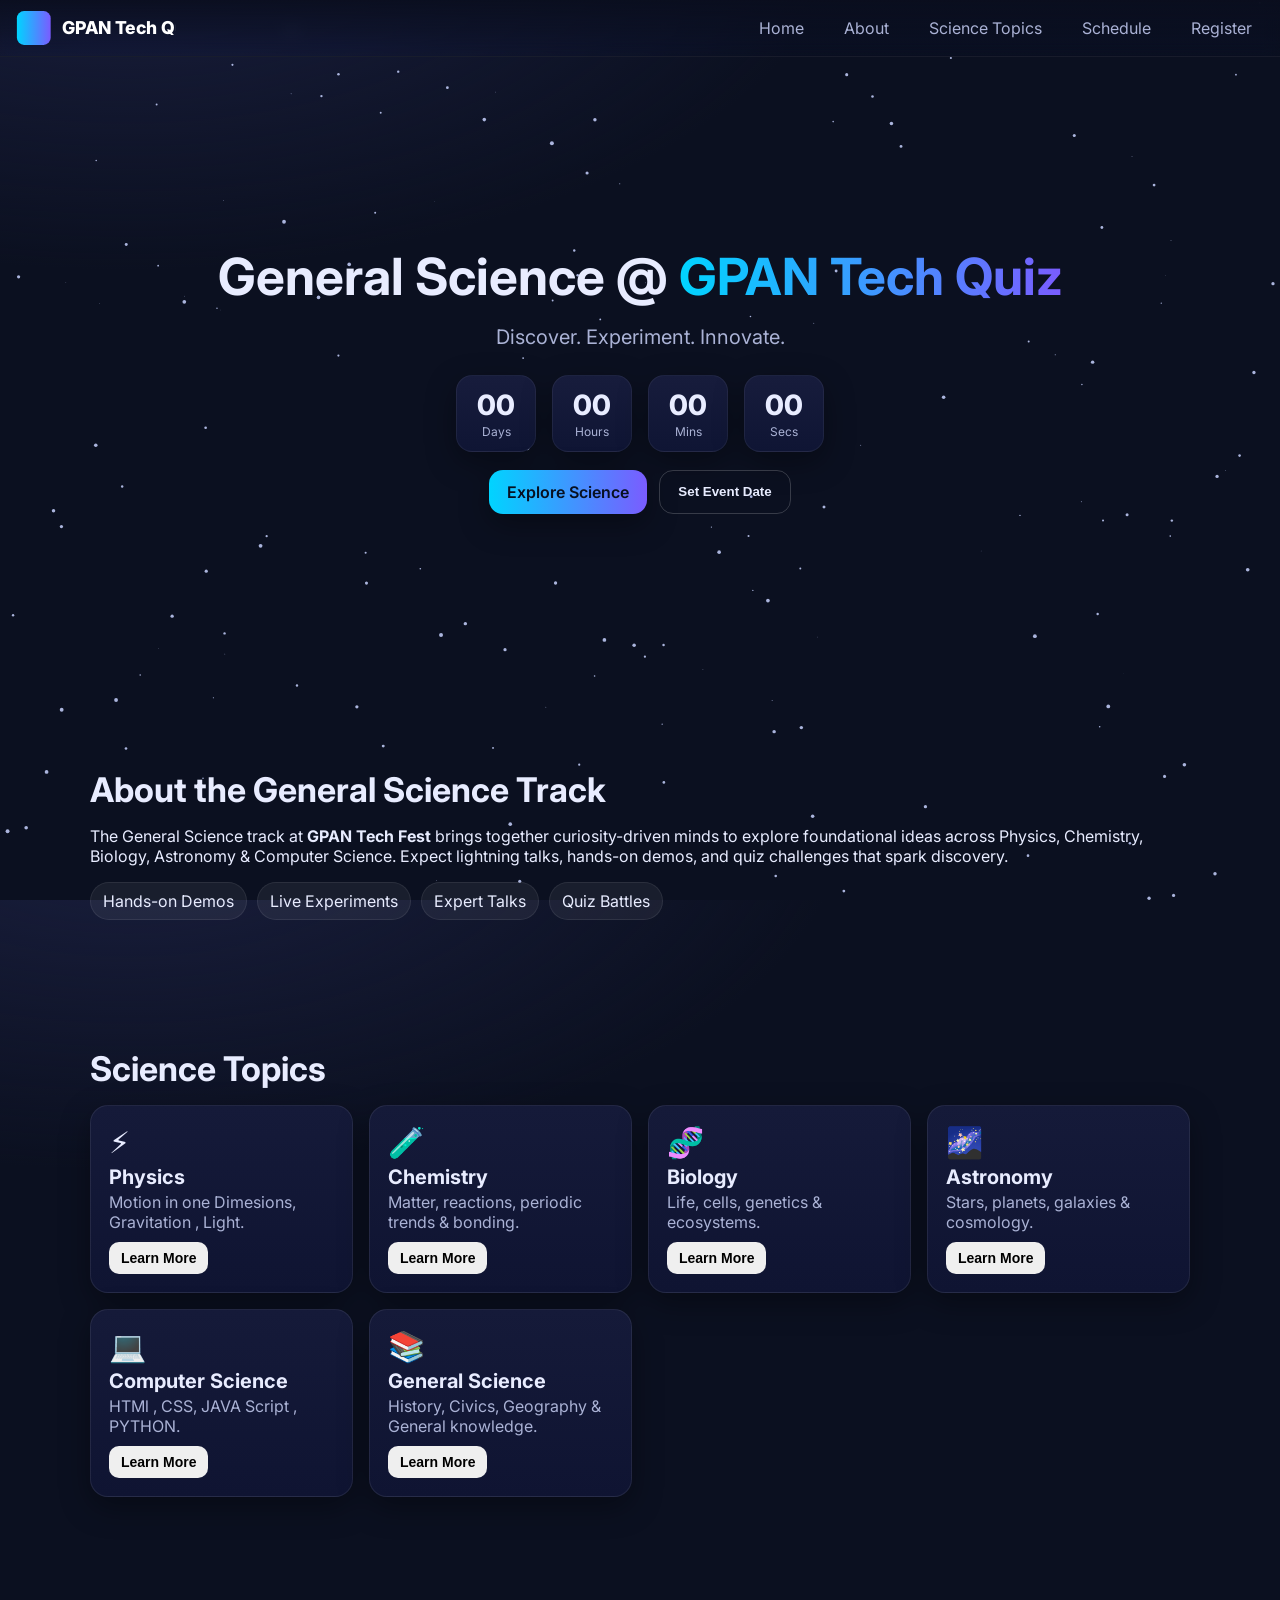
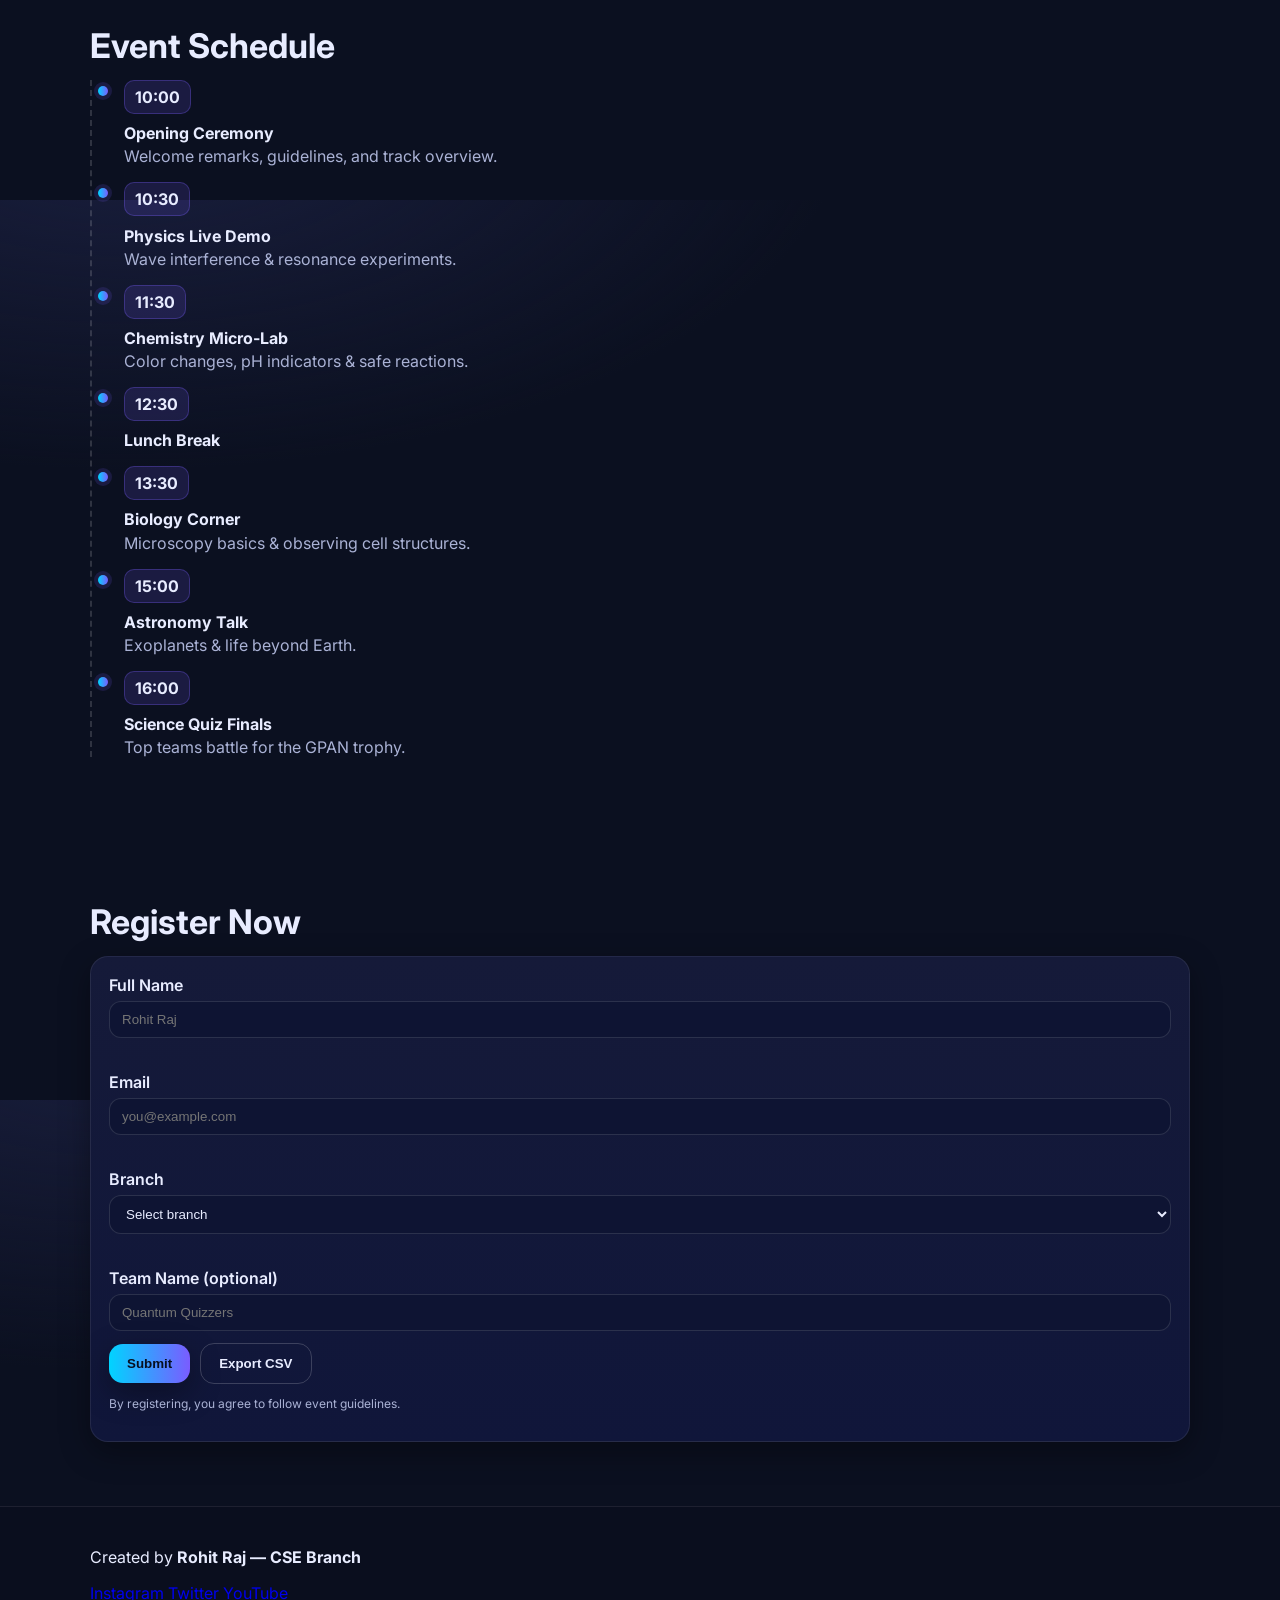
<file: index.html>
<!DOCTYPE html>
<html lang="en">
<head>
  <meta charset="UTF-8" />
  <meta name="viewport" content="width=device-width, initial-scale=1" />
  <title>GPAN Tech Quiz — General Science</title>
  <meta name="description" content="GPAN Tech Fest — General Science track: explore Physics, Chemistry, Biology, Astronomy, events, and register." />
  <link rel="preconnect" href="https://fonts.googleapis.com">
  <link rel="preconnect" href="https://fonts.gstatic.com" crossorigin>
  <link href="https://fonts.googleapis.com/css2?family=Inter:wght@300;400;600;800&display=swap" rel="stylesheet">
  <link rel="stylesheet" href="styles.css" />
  <link href="https://cdn-icons-png.freepik.com/256/12056/12056772.png?semt=ais_white_label">
</head>
<body>
  <!-- Decorative background -->
  <canvas id="bg-canvas" aria-hidden="true"></canvas>

  <header class="site-header" role="banner">
    <a href="#" class="logo" aria-label="GPAN Tech Fest Home">
      <!-- Simple inline logo -->
      <svg viewBox="0 0 180 40" width="160" height="36" aria-hidden="true" focusable="false">
        <defs>
          <linearGradient id="g" x1="0" x2="1">
            <stop offset="0%" stop-color="#00d4ff"/>
            <stop offset="100%" stop-color="#7a5cff"/>
          </linearGradient>
        </defs>
        <rect x="1" y="1" width="38" height="38" rx="8" fill="url(#g)"/>
        <text x="52" y="27" font-family="Inter,ui-sans-serif" font-size="20" font-weight="800" fill="#ffffff">GPAN Tech Quiz</text>
      </svg>
    </a>

    <nav class="nav" aria-label="Primary">
      <button class="nav-toggle" aria-controls="nav-menu" aria-expanded="false" title="Open menu">☰</button>
      <ul id="nav-menu" class="nav-menu">
        <li><a href="#home">Home</a></li>
        <li><a href="#about">About</a></li>
        <li><a href="#topics">Science Topics</a></li>
        <li><a href="#schedule">Schedule</a></li>
        <li><a href="#register">Register</a></li>
      </ul>
    </nav>
  </header>

  <main id="home" class="main-content">
    <!-- Hero -->
    <section class="hero" aria-labelledby="hero-title">
      <div class="hero-inner">
        <h1 id="hero-title">
          General Science @ <span class="brand">GPAN Tech Quiz</span>
        </h1>
        <p class="subtitle">Discover. Experiment. Innovate.</p>

        <div class="countdown" aria-live="polite">
          <div class="time">
            <span id="dd" class="num" aria-label="days">--</span><span class="lbl">Days</span>
          </div>
          <div class="time">
            <span id="hh" class="num" aria-label="hours">--</span><span class="lbl">Hours</span>
          </div>
          <div class="time">
            <span id="mm" class="num" aria-label="minutes">--</span><span class="lbl">Mins</span>
          </div>
          <div class="time">
            <span id="ss" class="num" aria-label="seconds">--</span><span class="lbl">Secs</span>
          </div>
        </div>

        <div class="hero-actions">
          <a href="#topics" class="btn primary">Explore Science</a>
          <button id="set-date" class="btn ghost" title="Set event date/time">Set Event Date</button>
        </div>
      </div>
    </section>

    <!-- About -->
    <section id="about" class="section about">
      <div class="container">
        <h2>About the General Science Track</h2>
        <p>
          The General Science track at <strong>GPAN Tech Fest</strong> brings together curiosity-driven
          minds to explore foundational ideas across Physics, Chemistry, Biology, Astronomy & Computer Science.
          Expect lightning talks, hands-on demos, and quiz challenges that spark discovery.
        </p>

        <div class="highlights">
          <div class="chip" role="listitem">Hands-on Demos</div>
          <div class="chip" role="listitem">Live Experiments</div>
          <div class="chip" role="listitem">Expert Talks</div>
          <div class="chip" role="listitem">Quiz Battles</div>
        </div>
      </div>
    </section>

    <!-- Topics -->
    <section id="topics" class="section topics">
      <div class="container">
        <h2>Science Topics</h2>
        <div class="grid">
          <article class="card" data-topic="physics" tabindex="0" aria-label="Physics">
            <div class="icon">⚡</div>
            <h3>Physics</h3>
            <p>Motion in one Dimesions, Gravitation , Light.</p>
            <button class="btn small" data-open="physics">Learn More</button>
          </article>

          <article class="card" data-topic="chemistry" tabindex="0" aria-label="Chemistry">
            <div class="icon">🧪</div>
            <h3>Chemistry</h3>
            <p>Matter, reactions, periodic trends & bonding.</p>
            <button class="btn small" data-open="chemistry">Learn More</button>
          </article>

          <article class="card" data-topic="biology" tabindex="0" aria-label="Biology">
            <div class="icon">🧬</div>
            <h3>Biology</h3>
            <p>Life, cells, genetics & ecosystems.</p>
            <button class="btn small" data-open="biology">Learn More</button>
          </article>

          <article class="card" data-topic="astronomy" tabindex="0" aria-label="Astronomy">
            <div class="icon">🌌</div>
            <h3>Astronomy</h3>
            <p>Stars, planets, galaxies & cosmology.</p>
            <button class="btn small" data-open="astronomy">Learn More</button>
          </article>
          <article class="card" data-topic="Computer Science" tabindex="0" aria-label="Computer Science">
            <div class="icon">💻</div>
            <h3>Computer Science</h3>
            <p>HTMl , CSS, JAVA Script , PYTHON.</p>
            <button class="btn small" data-open="computer">Learn More</button>
          </article>
           <article class="card" data-topic="General Science" tabindex="0" aria-label="General Science">
            <div class="icon">📚</div>
            <h3>General Science</h3>
            <p>History, Civics, Geography & General knowledge.</p>
            <button class="btn small" data-open="general">Learn More</button>
          </article>
        </div>
      </div>
    </section>

    <!-- Schedule -->
    <section id="schedule" class="section schedule">
      <div class="container">
        <h2>Event Schedule</h2>
        <ol class="timeline" role="list">
          <li>
            <div class="time-badge">10:00</div>
            <div class="content">
              <h4>Opening Ceremony</h4>
              <p>Welcome remarks, guidelines, and track overview.</p>
            </div>
          </li>
          <li>
            <div class="time-badge">10:30</div>
            <div class="content">
              <h4>Physics Live Demo</h4>
              <p>Wave interference & resonance experiments.</p>
            </div>
          </li>
          <li>
            <div class="time-badge">11:30</div>
            <div class="content">
              <h4>Chemistry Micro-Lab</h4>
              <p>Color changes, pH indicators & safe reactions.</p>
            </div>
          </li>
          <li>
            <div class="time-badge">12:30</div>
            <div class="content">
              <h4>Lunch Break</h4>
            </div>
          </li>
          <li>
            <div class="time-badge">13:30</div>
            <div class="content">
              <h4>Biology Corner</h4>
              <p>Microscopy basics & observing cell structures.</p>
            </div>
          </li>
          <li>
            <div class="time-badge">15:00</div>
            <div class="content">
              <h4>Astronomy Talk</h4>
              <p>Exoplanets & life beyond Earth.</p>
            </div>
          </li>
          <li>
            <div class="time-badge">16:00</div>
            <div class="content">
              <h4>Science Quiz Finals</h4>
              <p>Top teams battle for the GPAN trophy.</p>
            </div>
          </li>
        </ol>
      </div>
    </section>

    <!-- Registration -->
    <section id="register" class="section register">
      <div class="container">
        <h2>Register Now</h2>
        <form id="reg-form" novalidate>
          <div class="form-row">
            <label for="name">Full Name</label>
            <input id="name" name="name" type="text" placeholder="Rohit Raj" required />
            <small class="error" data-for="name"></small>
          </div>
          <div class="form-row">
            <label for="email">Email</label>
            <input id="email" name="email" type="email" placeholder="you@example.com" required />
            <small class="error" data-for="email"></small>
          </div>
          <div class="form-row">
            <label for="branch">Branch</label>
            <select id="branch" name="branch" required>
              <option value="">Select branch</option>
              <option value="CSE">CSE</option>
              <option value="ECE">ECE</option>
              <option value="ME">ME</option>
              <option value="CE">CE</option>
              <option value="EE">EE</option>
            </select>
            <small class="error" data-for="branch"></small>
          </div>
          <div class="form-row">
            <label for="team">Team Name (optional)</label>
            <input id="team" name="team" type="text" placeholder="Quantum Quizzers" />
          </div>
          <div class="actions">
            <button type="submit" class="btn primary">Submit</button>
            <button type="button" id="export-csv" class="btn ghost">Export CSV</button>
          </div>
          <p class="form-note">By registering, you agree to follow event guidelines.</p>
        </form>
      </div>
    </section>
  </main>

  <footer class="site-footer">
    <div class="container">
      <p>Created by <strong>Rohit Raj — CSE Branch</strong></p>
      <div class="socials" aria-label="Social links">
        <a href="#" aria-label="Instagram">Instagram</a>
        <a href="#" aria-label="Twitter / X">Twitter</a>
        <a href="#" aria-label="YouTube">YouTube</a>
      </div>
    </div>
  </footer>

  <!-- Topic Modals -->
  <dialog id="modal-physics" class="modal">
    <form method="dialog">
      <h3>Physics</h3>
      <p>Physical Quantities , Distance & Displacement Newton's Law of Gravitation , Gravitaional Constant & Nature of Light , Reflection of Light.</p>
      <button class="btn small">Close</button>
      <a href="physics.html" class="btn small">Ok</a>
    </form>
  </dialog>
  <dialog id="modal-chemistry" class="modal">
    <form method="dialog">
      <h3>Chemistry</h3>
      <p>Matter and States , Properties of Matter & Types of Chemical Reaction , Application of Reactions in Daily Life & Mendeleev's Periodic Table , Modern Periodic Table & Types of Chemical Bonds , Metallic Bonding. </p>
      <button class="btn small">Close</button>
      <a href="chemistry.html"class="btn small">OK</a>
    </form>
  </dialog>
  <dialog id="modal-biology" class="modal">
    <form method="dialog">
      <h3>Biology</h3>
      <p>The Living World, Plant Kingdom & Cell – The Unit of Life ,

Biomolecules & Principles of Inheritance  Variation ,

Molecular Basis of Inheritance & Organisms , Populations

Ecosystem.</p>
      <button class="btn small">Close</button>
      <a href="biology.html"class="btn small">OK</a>
    </form>
  </dialog>
  <dialog id="modal-astronomy" class="modal">
    <form method="dialog">
      <h3>Astronomy</h3>
      <p>Formation of Stars , Types of Stars, & The Sun – Our Star , Moons, Asteroids, Comets & Meteoroids & Structure of the Milky Way ,Types of Galaxies .</p>
</p>
      <button class="btn small">Close</button>
      <a href="astronomy.html"class="btn small">OK</a>
    </form>
  </dialog> 
   <dialog id="modal-computer" class="modal">
    <form method="dialog">
 <h3>Computer Science</h3>
      <p>Introduction to HTML , Text Formatting & Headings & Introduction to CSS Colors, Backgrounds & Borders & Introduction to JavaScript , Data Types  .</p>
      <button class="btn small">Close</button>
      <a href="computer science.html"class="btn small">OK</a>
</form>
</dialog>
 <dialog id="modal-general" class="modal">
    <form method="dialog">
 <h3>General Science</h3>
      <p>Introduction to History , Introduction to Civics , Introduction to Geography & General Knowledge (Random) .</p>
      <button class="btn small">Close</button>
      <a href="general science.html"class="btn small">OK</a>
</form>
</dialog>
  <script src="script.js"></script>
</body>
</html>
</file>
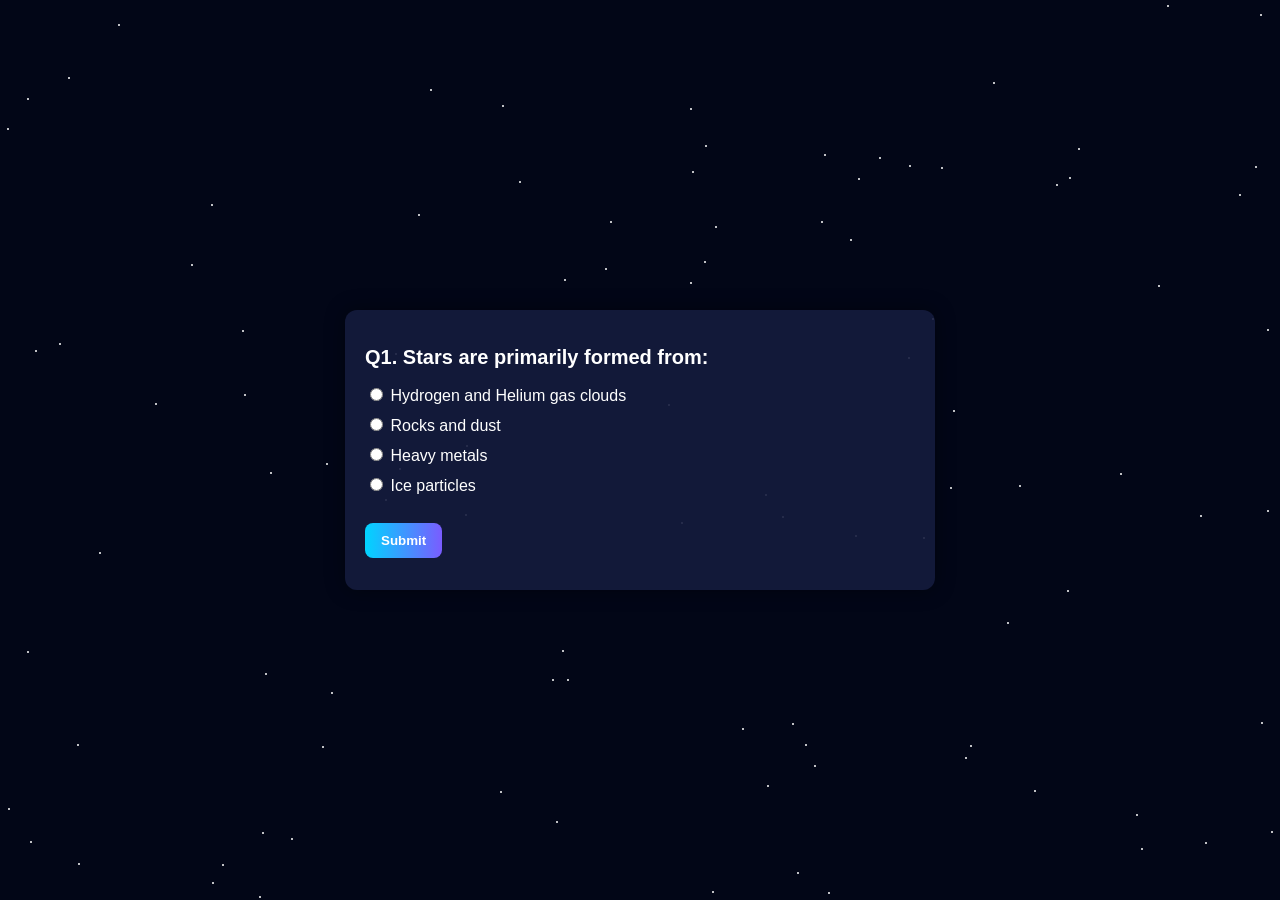
<file: astronomy.html>
<!DOCTYPE html>
<html lang="en">
<head>
  <meta charset="UTF-8">
  <title>Astronomy Quiz</title>
  <style>
    body {
      margin: 0;
      font-family: Arial, sans-serif;
      background: #020617;
      overflow: hidden;
      color: #fff;
      display: flex;
      justify-content: center;
      align-items: center;
      min-height: 100vh;
    }

    /* Stars animation */
    .star {
      position: absolute;
      width: 2px;
      height: 2px;
      background: white;
      border-radius: 50%;
      animation: twinkle 2s infinite alternate;
    }

    @keyframes twinkle {
      from { opacity: 0.3; transform: scale(0.8); }
      to { opacity: 1; transform: scale(1.2); }
    }

    .quiz-container {
      background: rgba(21, 27, 61, 0.9);
      padding: 20px;
      border-radius: 12px;
      width: 550px;
      box-shadow: 0 0 20px rgba(0,0,0,0.4);
      position: relative;
      z-index: 10;
    }
    h2 { margin-bottom: 15px; font-size: 20px; }
    ul { list-style: none; padding: 0; }
    li { margin-bottom: 10px; }
    label { cursor: pointer; }
    button {
      padding: 10px 16px;
      margin-top: 12px;
      border: none;
      background: linear-gradient(90deg,#00d4ff,#7a5cff);
      color: #fff;
      font-weight: bold;
      border-radius: 8px;
      cursor: pointer;
    }
    .feedback { margin-top: 12px; font-weight: bold; }
    .correct { color: #47ffa7; }
    .wrong { color: #ff6b6b; }
    .result { text-align: center; }
    .btn-home {
      display: inline-block;
      margin-top: 12px;
      padding: 8px 14px;
      border-radius: 8px;
      background: #444;
      color: #fff;
      text-decoration: none;
    }
  </style>
</head>
<body>
  <!-- Stars -->
  <script>
    for (let i = 0; i < 100; i++) {
      let star = document.createElement("div");
      star.className = "star";
      star.style.top = Math.random() * 100 + "vh";
      star.style.left = Math.random() * 100 + "vw";
      star.style.animationDuration = (1 + Math.random() * 3) + "s";
      document.body.appendChild(star);
    }
  </script>

  <div class="quiz-container">
    <h2 id="question">Question text</h2>
    <ul>
      <li>
        <input type="radio" name="answer" id="a" class="answer">
        <label for="a" id="a_text">Option A</label>
      </li>
      <li>
        <input type="radio" name="answer" id="b" class="answer">
        <label for="b" id="b_text">Option B</label>
      </li>
      <li>
        <input type="radio" name="answer" id="c" class="answer">
        <label for="c" id="c_text">Option C</label>
      </li>
      <li>
        <input type="radio" name="answer" id="d" class="answer">
        <label for="d" id="d_text">Option D</label>
      </li>
    </ul>
    <button id="submit">Submit</button>
    <div id="feedback" class="feedback"></div>
  </div>

  <script>
    const quizData = [
      {question:"Q1. Stars are primarily formed from:",a:"Hydrogen and Helium gas clouds",b:"Rocks and dust",c:"Heavy metals",d:"Ice particles",correct:"a"},
      {question:"Q2. The huge clouds of gas and dust where stars are born are called:",a:"Asteroids",b:"Nebulae",c:"Meteoroids",d:"Black holes",correct:"b"},
      {question:"Q3. Which force causes the collapse of a nebula to form stars?",a:"Magnetic force",b:"Gravitational force",c:"Nuclear force",d:"Electric force",correct:"b"},
      {question:"Q4. What process powers stars after their formation?",a:"Radioactivity",b:"Nuclear fission",c:"Nuclear fusion",d:"Chemical reaction",correct:"c"},
      {question:"Q5. The first stage in star formation is:",a:"Protostar",b:"Red Giant",c:"Supernova",d:"White Dwarf",correct:"a"},
      {question:"Q6. The Sun is classified as a:",a:"Red Giant",b:"Neutron Star",c:"Yellow Dwarf (Main Sequence Star)",d:"Supergiant",correct:"c"},
      {question:"Q7. The hottest stars appear:",a:"Blue",b:"Red",c:"Yellow",d:"White",correct:"a"},
      {question:"Q8. Which stars are cooler in temperature?",a:"Blue stars",b:"Yellow stars",c:"Red stars",d:"White dwarfs",correct:"c"},
      {question:"Q9. A very dense star made mostly of neutrons is:",a:"White dwarf",b:"Neutron star",c:"Protostar",d:"Red giant",correct:"b"},
      {question:"Q10. A star that explodes at the end of its life cycle is called:",a:"Nova",b:"Supernova",c:"Pulsar",d:"Black hole",correct:"b"},
      {question:"Q11. Which layer of the Sun is visible during a solar eclipse?",a:"Core",b:"Photosphere",c:"Corona",d:"Chromosphere",correct:"c"},
      {question:"Q12. The Sun’s energy is produced in its:",a:"Photosphere",b:"Core",c:"Corona",d:"Mantle",correct:"b"},
      {question:"Q13. The Sun is mainly composed of:",a:"Oxygen and Nitrogen",b:"Hydrogen and Helium",c:"Iron and Nickel",d:"Carbon and Silicon",correct:"b"},
      {question:"Q14. Which star is closest to Earth after the Sun?",a:"Sirius",b:"Proxima Centauri",c:"Betelgeuse",d:"Vega",correct:"b"},
      {question:"Q15. A rapidly spinning neutron star emitting radiation is called:",a:"Pulsar",b:"Quasar",c:"Nova",d:"Red giant",correct:"a"},
      {question:"Q16. The natural satellite of Earth is:",a:"Phobos",b:"Titan",c:"Moon",d:"Europa",correct:"c"},
      {question:"Q17. Asteroids are mostly found between:",a:"Earth and Mars",b:"Mars and Jupiter",c:"Jupiter and Saturn",d:"Saturn and Uranus",correct:"b"},
      {question:"Q18. Comets are made up of:",a:"Rocks and iron",b:"Ice, gas, and dust",c:"Only metals",d:"Plasma",correct:"b"},
      {question:"Q19. The glowing tail of a comet always points:",a:"Toward the Sun",b:"Away from the Sun",c:"Toward Earth",d:"In random direction",correct:"b"},
      {question:"Q20. Meteoroids that reach Earth’s surface are called:",a:"Meteors",b:"Asteroids",c:"Meteorites",d:"Comets",correct:"c"},
      {question:"Q21. Which planet has the largest number of moons?",a:"Jupiter",b:"Saturn",c:"Uranus",d:"Neptune",correct:"b"},
      {question:"Q22. The largest asteroid in the asteroid belt is:",a:"Ceres",b:"Vesta",c:"Pallas",d:"Eros",correct:"a"},
      {question:"Q23. A “shooting star” actually is a:",a:"Star",b:"Meteor",c:"Comet",d:"Moon fragment",correct:"b"},
      {question:"Q24. Phobos and Deimos are moons of:",a:"Earth",b:"Mars",c:"Jupiter",d:"Saturn",correct:"b"},
      {question:"Q25. Halley’s Comet appears approximately every:",a:"50 years",b:"76 years",c:"100 years",d:"200 years",correct:"b"},
      {question:"Q26. The galaxy that contains our Solar System is:",a:"Andromeda",b:"Milky Way",c:"Whirlpool",d:"Sombrero",correct:"b"},
      {question:"Q27. The shape of the Milky Way is:",a:"Elliptical",b:"Irregular",c:"Spiral",d:"Spherical",correct:"c"},
      {question:"Q28. The center of the Milky Way contains:",a:"A giant planet",b:"A supermassive black hole",c:"A neutron star",d:"A red supergiant",correct:"b"},
      {question:"Q29. The Solar System is located in which arm of the Milky Way?",a:"Orion Arm",b:"Perseus Arm",c:"Sagittarius Arm",d:"Cygnus Arm",correct:"a"},
      {question:"Q30. The diameter of the Milky Way is about:",a:"1,000 light-years",b:"10,000 light-years",c:"100,000 light-years",d:"1,000,000 light-years",correct:"c"},
      {question:"Q31. The nearest major galaxy to the Milky Way is:",a:"Sombrero",b:"Andromeda",c:"Whirlpool",d:"Triangulum",correct:"b"},
      {question:"Q32. Galaxies with no regular shape are called:",a:"Spiral",b:"Elliptical",c:"Irregular",d:"Dwarf",correct:"c"},
      {question:"Q33. Elliptical galaxies are generally:",a:"Young and blue",b:"Old and red",c:"Spiral in shape",d:"Contain many nebulae",correct:"b"},
      {question:"Q34. Spiral galaxies contain:",a:"Mostly old stars",b:"Mostly young stars",c:"Both old and young stars",d:"Only black holes",correct:"c"},
      {question:"Q35. Which type of galaxy is the most common in the universe?",a:"Spiral",b:"Elliptical",c:"Irregular",d:"Ring",correct:"b"},
      {question:"Q36. Quasars are:",a:"Small asteroids",b:"Very energetic galactic centers",c:"Faint stars",d:"Planetary nebulae",correct:"b"},
      {question:"Q37. Which galaxy is nicknamed the Whirlpool Galaxy?",a:"M31",b:"M51",c:"M87",d:"M101",correct:"b"},
      {question:"Q38. Galaxies are held together mainly by:",a:"Gravity",b:"Magnetism",c:"Nuclear force",d:"Dark energy",correct:"a"},
      {question:"Q39. Dwarf galaxies are:",a:"Larger than spiral galaxies",b:"Smaller galaxies with fewer stars",c:"Always irregular in shape",d:"Formed only near the Milky Way",correct:"b"},
      {question:"Q40. The largest type of galaxies are:",a:"Elliptical",b:"Spiral",c:"Irregular",d:"Ring",correct:"a"},
      {question:"Q41. The Sun will eventually become a:",a:"Supernova",b:"Red giant → White dwarf",c:"Neutron star",d:"Black hole",correct:"b"},
      {question:"Q42. Which planet’s moon is Titan?",a:"Jupiter",b:"Saturn",c:"Neptune",d:"Uranus",correct:"b"},
      {question:"Q43. Which star is known as the Dog Star?",a:"Betelgeuse",b:"Proxima Centauri",c:"Sirius",d:"Vega",correct:"c"},
      {question:"Q44. Which is the brightest object in the night sky after the Moon?",a:"Venus",b:"Jupiter",c:"Sirius",d:"Mars",correct:"a"},
      {question:"Q45. What is the life cycle of the most massive stars likely to end as?",a:"White dwarf",b:"Neutron star or black hole",c:"Red giant only",d:"Brown dwarf",correct:"b"},
      {question:"Q46. Which planet’s moon is Europa?",a:"Saturn",b:"Jupiter",c:"Uranus",d:"Neptune",correct:"b"},
      {question:"Q47. Which comet was visible in 1997 with a very long tail?",a:"Halley’s Comet",b:"Hale-Bopp",c:"Encke",d:"Shoemaker-Levy 9",correct:"b"},
      {question:"Q48. The Sun is about how many years old?",a:"1 billion",b:"2.5 billion",c:"4.6 billion",d:"10 billion",correct:"c"},
      {question:"Q49. Which force keeps planets in orbit around the Sun?",a:"Nuclear force",b:"Gravitational force",c:"Magnetic force",d:"Centrifugal force",correct:"b"},
      {question:"Q50. The Andromeda galaxy will collide with the Milky Way in about:",a:"1 billion years",b:"2.5 billion years",c:"4.5 billion years",d:"10 billion years",correct:"c"},
    ];

    const questionEl = document.getElementById('question');
    const answersEls = document.querySelectorAll('.answer');
    const a_text = document.getElementById('a_text');
    const b_text = document.getElementById('b_text');
    const c_text = document.getElementById('c_text');
    const d_text = document.getElementById('d_text');
    const submitBtn = document.getElementById('submit');
    const feedbackEl = document.getElementById('feedback');

    let currentQuiz = 0;
    let score = 0;
    let answered = false;

    loadQuiz();

    function loadQuiz() {
      deselectAnswers();
      answered = false;
      feedbackEl.innerHTML = "";
      submitBtn.textContent = "Submit";

      const currentQuizData = quizData[currentQuiz];
      questionEl.innerText = currentQuizData.question;
      a_text.innerText = currentQuizData.a;
      b_text.innerText = currentQuizData.b;
      c_text.innerText = currentQuizData.c;
      d_text.innerText = currentQuizData.d;
    }

    function deselectAnswers() {
      answersEls.forEach(el => el.checked = false);
    }

    function getSelected() {
      let answer;
      answersEls.forEach(el => { if (el.checked) answer = el.id; });
      return answer;
    }

    submitBtn.addEventListener('click', () => {
      if (!answered) {
        const answer = getSelected();
        if (!answer) { alert("Please select an option!"); return; }

        const correct = quizData[currentQuiz].correct;
        if (answer === correct) {
          score++;
          feedbackEl.innerHTML = `<span class="correct">✅ Correct!</span>`;
        } else {
          const correctText = document.getElementById(correct + "_text").innerText;
          feedbackEl.innerHTML = `<span class="wrong">❌ Wrong! Correct answer: ${correctText}</span>`;
        }

        answered = true;
        submitBtn.textContent = (currentQuiz < quizData.length - 1) ? "Next Question" : "See Results";
      } else {
        currentQuiz++;
        if (currentQuiz < quizData.length) {
          loadQuiz();
        } else {
          document.querySelector('.quiz-container').innerHTML =
            `<div class="result">
               <h2>You answered ${score}/${quizData.length} correctly</h2>
               <a href="astronomy.html" class="btn-home">Retry</a>
               <a href="index.html" class="btn-home">Back to Home</a>
             </div>`;
        }
      }
    });
  </script>
</body>
</html>
</file>
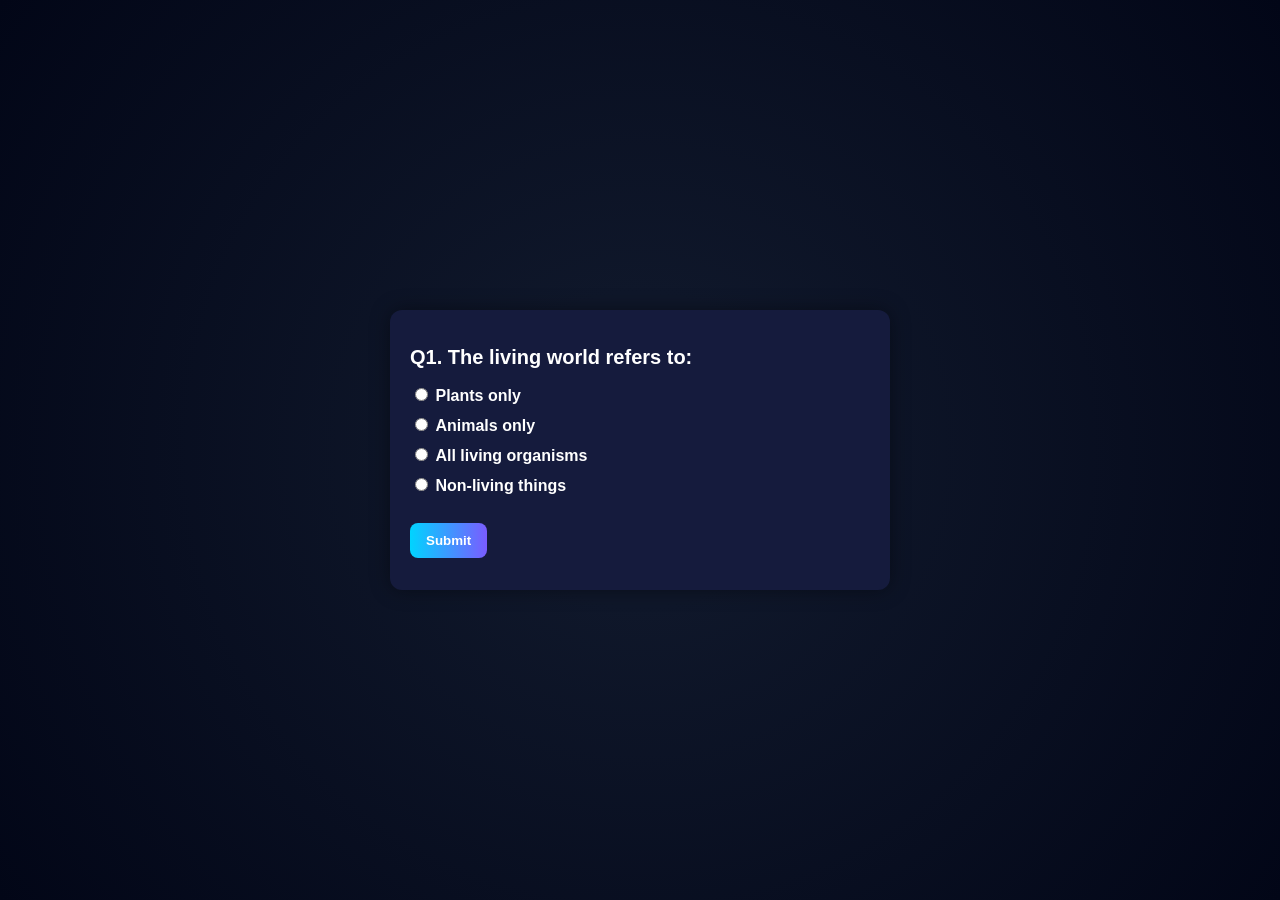
<file: biology.html>
<!DOCTYPE html>
<html lang="en">
<head>
  <meta charset="UTF-8">
  <title>Biology Quiz</title>
  <link rel="stylesheet" href="styles.css">
  <style>
    body {
      display: flex;
      justify-content: center;
      align-items: center;
      min-height: 100vh;
      background: radial-gradient(circle at center, #0f172a 20%, #020617 100%);
      color: #fff;
      font-family: Arial, sans-serif;
    }
    .quiz-container {
      background: #151b3d;
      padding: 20px;
      border-radius: 12px;
      width: 500px;
      box-shadow: 0 0 20px rgba(0,0,0,0.4);
    }
    h2 { margin-bottom: 15px; font-size: 20px; }
    ul { list-style: none; padding: 0; }
    li { margin-bottom: 10px; }
    label { cursor: pointer; }
    button {
      padding: 10px 16px;
      margin-top: 12px;
      border: none;
      background: linear-gradient(90deg,#00d4ff,#7a5cff);
      color: #fff;
      font-weight: bold;
      border-radius: 8px;
      cursor: pointer;
    }
    .feedback { margin-top: 12px; font-weight: bold; }
    .correct { color: #47ffa7; }
    .wrong { color: #ff6b6b; }
    .result { text-align: center; }
    .btn-home {
      display: inline-block;
      margin-top: 12px;
      padding: 8px 14px;
      border-radius: 8px;
      background: #444;
      color: #fff;
      text-decoration: none;
    }
  </style>
</head>
<body>
  <div class="quiz-container">
    <h2 id="question">Question text</h2>
    <ul>
      <li>
        <input type="radio" name="answer" id="a" class="answer">
        <label for="a" id="a_text">Option A</label>
      </li>
      <li>
        <input type="radio" name="answer" id="b" class="answer">
        <label for="b" id="b_text">Option B</label>
      </li>
      <li>
        <input type="radio" name="answer" id="c" class="answer">
        <label for="c" id="c_text">Option C</label>
      </li>
      <li>
        <input type="radio" name="answer" id="d" class="answer">
        <label for="d" id="d_text">Option D</label>
      </li>
    </ul>
    <button id="submit">Submit</button>
    <div id="feedback" class="feedback"></div>
  </div>

  <script>
    const quizData = [
      {question:"Q1. The living world refers to:",a:"Plants only",b:"Animals only",c:"All living organisms",d:"Non-living things",correct:"c"},
      {question:"Q2. The branch of biology dealing with classification is:",a:"Morphology",b:"Taxonomy",c:"Ecology",d:"Anatomy",correct:"b"},
      {question:"Q3. Father of taxonomy is:",a:"Aristotle",b:"Linnaeus",c:"Darwin",d:"Mendel",correct:"b"},
      {question:"Q4. Binomial nomenclature means:",a:"Two scientists name a species",b:"Two words for scientific name",c:"Name in two languages",d:"None",correct:"b"},
      {question:"Q5. In binomial nomenclature, the first word is:",a:"Species",b:"Genus",c:"Family",d:"Class",correct:"b"},
      {question:"Q6. The second word in scientific name is:",a:"Species",b:"Genus",c:"Order",d:"Class",correct:"a"},
      {question:"Q7. Scientific name of human is:",a:"Homo erectus",b:"Homo sapiens",c:"Homo habilis",d:"Homo neanderthalensis",correct:"b"},
      {question:"Q8. Taxonomic hierarchy includes how many categories?",a:"5",b:"6",c:"7",d:"8",correct:"d"},
      {question:"Q9. The highest taxonomic rank is:",a:"Family",b:"Kingdom",c:"Phylum",d:"Order",correct:"b"},
      {question:"Q10. Which is the lowest rank in taxonomy?",a:"Genus",b:"Species",c:"Family",d:"Order",correct:"b"},
      {question:"Q11. Which scientist is known as father of biology?",a:"Darwin",b:"Aristotle",c:"Linnaeus",d:"Mendel",correct:"b"},
      {question:"Q12. Which is not a characteristic of living beings?",a:"Growth",b:"Reproduction",c:"Consciousness",d:"Rusting",correct:"d"},
      {question:"Q13. Virus is placed:",a:"In living organisms",b:"In non-living",c:"Between living and non-living",d:"Fungi",correct:"c"},
      {question:"Q14. Which kingdom includes bacteria?",a:"Plantae",b:"Animalia",c:"Monera",d:"Protista",correct:"c"},
      {question:"Q15. The study of fungi is called:",a:"Bryology",b:"Mycology",c:"Phycology",d:"Virology",correct:"b"},
      {question:"Q16. The study of algae is:",a:"Mycology",b:"Phycology",c:"Bryology",d:"Virology",correct:"b"},
      {question:"Q17. Who gave the five-kingdom classification?",a:"Darwin",b:"Whittaker",c:"Aristotle",d:"Linnaeus",correct:"b"},
      {question:"Q18. Which is NOT in Whittaker’s classification?",a:"Monera",b:"Protista",c:"Plantae",d:"Virus",correct:"d"},
      {question:"Q19. Prokaryotes belong to kingdom:",a:"Monera",b:"Protista",c:"Plantae",d:"Animalia",correct:"a"},
      {question:"Q20. Scientific names are generally in:",a:"English",b:"Latin",c:"Greek",d:"Sanskrit",correct:"b"},
      {question:"Q21. Which is a taxonomic aid?",a:"Herbarium",b:"Key",c:"Botanical garden",d:"All of these",correct:"d"},
      {question:"Q22. A place where dried plant specimens are preserved:",a:"Botanical garden",b:"Herbarium",c:"Zoo",d:"Key",correct:"b"},
      {question:"Q23. Zoological parks are:",a:"Natural homes of animals",b:"Places for ex-situ conservation",c:"Places for plant storage",d:"Forests",correct:"b"},
      {question:"Q24. The taxonomic key is used for:",a:"Naming",b:"Identification",c:"Classification",d:"Preservation",correct:"b"},
      {question:"Q25. Growth in living beings occurs by:",a:"Cell division",b:"Increase in size",c:"Deposition of material",d:"None",correct:"a"},
      {question:"Q26. Reproduction by binary fission occurs in:",a:"Amoeba",b:"Hydra",c:"Planaria",d:"Yeast",correct:"a"},
      {question:"Q27. Budding occurs in:",a:"Amoeba",b:"Hydra",c:"Planaria",d:"Bacteria",correct:"b"},
      {question:"Q28. Who is called father of zoology?",a:"Aristotle",b:"Linnaeus",c:"Darwin",d:"Mendel",correct:"a"},
      {question:"Q29. Which is the correct sequence?",a:"Class → Order → Family → Genus → Species",b:"Class → Order → Genus → Family → Species",c:"Kingdom → Class → Family → Genus → Species",d:"Phylum → Family → Class → Order → Species",correct:"a"},
      {question:"Q30. Which group shows highest similarity?",a:"Family",b:"Genus",c:"Species",d:"Order",correct:"c"},
      {question:"Q31. The study of classification is also called:",a:"Ecology",b:"Taxonomy",c:"Genetics",d:"Cytology",correct:"b"},
      {question:"Q32. Which taxonomic rank comes after phylum?",a:"Family",b:"Class",c:"Order",d:"Genus",correct:"b"},
      {question:"Q33. The term “taxonomy” was given by:",a:"Linnaeus",b:"Theophrastus",c:"A.P. de Candolle",d:"Darwin",correct:"c"},
      {question:"Q34. The smallest unit of classification is:",a:"Family",b:"Species",c:"Genus",d:"Order",correct:"b"},
      {question:"Q35. Which kingdom includes unicellular eukaryotes?",a:"Monera",b:"Protista",c:"Fungi",d:"Plantae",correct:"b"},
      {question:"Q36. Bryophytes are included in kingdom:",a:"Animalia",b:"Monera",c:"Plantae",d:"Protista",correct:"c"},
      {question:"Q37. Viruses contain:",a:"DNA only",b:"RNA only",c:"DNA or RNA",d:"Both DNA and RNA",correct:"c"},
      {question:"Q38. Who gave binomial nomenclature?",a:"Darwin",b:"Linnaeus",c:"Whittaker",d:"Mendel",correct:"b"},
      {question:"Q39. Which is not a living characteristic?",a:"Metabolism",b:"Growth",c:"Consciousness",d:"Crystallization",correct:"d"},
      {question:"Q40. The largest botanical garden in India is:",a:"NBRI Lucknow",b:"Indian Botanic Garden, Howrah",c:"Delhi Garden",d:"Mysore Garden",correct:"b"},
      {question:"Q41. ICZN stands for:",a:"International Code of Zoological Nomenclature",b:"Indian Council of Zoological Nomenclature",c:"International Council of Zoology Names",d:"None",correct:"a"},
      {question:"Q42. Which character is exclusive to living organisms?",a:"Growth",b:"Reproduction",c:"Metabolism",d:"Movement",correct:"c"},
      {question:"Q43. The systematic arrangement of organisms is called:",a:"Classification",b:"Taxonomy",c:"Systematics",d:"Morphology",correct:"c"},
      {question:"Q44. Who is known as father of modern botany?",a:"Linnaeus",b:"Theophrastus",c:"Mendel",d:"Hooke",correct:"b"},
      {question:"Q45. The living world provides:",a:"Food",b:"Oxygen",c:"Medicine",d:"All of these",correct:"d"},
      {question:"Q46. Excretion in living organisms is removal of:",a:"Oxygen",b:"Waste",c:"Food",d:"DNA",correct:"b"},
      {question:"Q47. The term “systematics” was first used by:",a:"Linnaeus",b:"Aristotle",c:"Carolus Linnaeus",d:"Theophrastus",correct:"a"},
      {question:"Q48. Consciousness is the most unique feature of:",a:"Plants",b:"Animals",c:"Viruses",d:"Fungi",correct:"b"},
      {question:"Q49. Plants show movement due to:",a:"Nervous system",b:"Growth",c:"Hormones",d:"None",correct:"c"},
      {question:"Q50. Which of the following is not a taxonomic aid?",a:"Museum",b:"Herbarium",c:"Key",d:"Soil profile",correct:"d"},
    ];

    const questionEl = document.getElementById('question');
    const answersEls = document.querySelectorAll('.answer');
    const a_text = document.getElementById('a_text');
    const b_text = document.getElementById('b_text');
    const c_text = document.getElementById('c_text');
    const d_text = document.getElementById('d_text');
    const submitBtn = document.getElementById('submit');
    const feedbackEl = document.getElementById('feedback');

    let currentQuiz = 0;
    let score = 0;
    let answered = false;

    loadQuiz();

    function loadQuiz() {
      deselectAnswers();
      answered = false;
      feedbackEl.innerHTML = "";
      submitBtn.textContent = "Submit";

      const currentQuizData = quizData[currentQuiz];
      questionEl.innerText = currentQuizData.question;
      a_text.innerText = currentQuizData.a;
      b_text.innerText = currentQuizData.b;
      c_text.innerText = currentQuizData.c;
      d_text.innerText = currentQuizData.d;
    }

    function deselectAnswers() {
      answersEls.forEach(el => el.checked = false);
    }

    function getSelected() {
      let answer;
      answersEls.forEach(el => { if (el.checked) answer = el.id; });
      return answer;
    }

    submitBtn.addEventListener('click', () => {
      if (!answered) {
        const answer = getSelected();
        if (!answer) { alert("Please select an option!"); return; }

        const correct = quizData[currentQuiz].correct;
        if (answer === correct) {
          score++;
          feedbackEl.innerHTML = `<span class="correct">✅ Correct!</span>`;
        } else {
          const correctText = document.getElementById(correct + "_text").innerText;
          feedbackEl.innerHTML = `<span class="wrong">❌ Wrong! Correct answer: ${correctText}</span>`;
        }

        answered = true;
        submitBtn.textContent = (currentQuiz < quizData.length - 1) ? "Next Question" : "See Results";
      } else {
        currentQuiz++;
        if (currentQuiz < quizData.length) {
          loadQuiz();
        } else {
          document.querySelector('.quiz-container').innerHTML =
            `<div class="result">
               <h2>You answered ${score}/${quizData.length} correctly</h2>
               <a href="biology.html" class="btn-home">Retry</a>
               <a href="index.html" class="btn-home">Back to Home</a>
             </div>`;
        }
      }
    });
  </script>
</body>
</html>
</file>
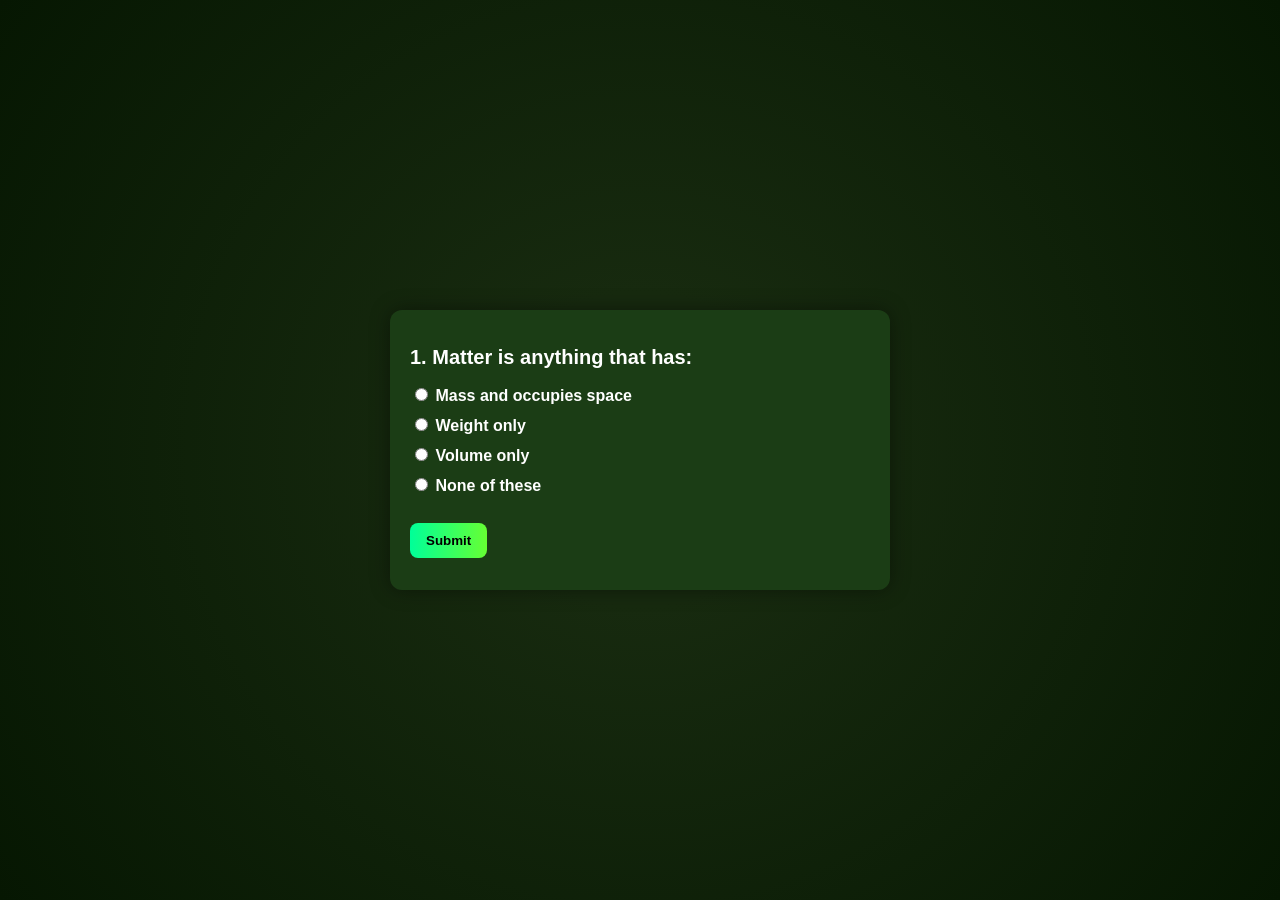
<file: chemistry.html>
<!DOCTYPE html>
<html lang="en">
<head>
  <meta charset="UTF-8">
  <title>Chemistry Quiz</title>
  <link rel="stylesheet" href="styles.css">
  <style>
    body {
      display: flex;
      justify-content: center;
      align-items: center;
      min-height: 100vh;
      background: radial-gradient(circle at center, #172a0f 20%, #061702 100%);
      color: #fff;
      font-family: Arial, sans-serif;
    }
    .quiz-container {
      background: #1b3d15;
      padding: 20px;
      border-radius: 12px;
      width: 500px;
      box-shadow: 0 0 20px rgba(0,0,0,0.4);
    }
    h2 { margin-bottom: 15px; font-size: 20px; }
    ul { list-style: none; padding: 0; }
    li { margin-bottom: 10px; }
    label { cursor: pointer; }
    button {
      padding: 10px 16px;
      margin-top: 12px;
      border: none;
      background: linear-gradient(90deg,#00ff99,#66ff33);
      color: #000;
      font-weight: bold;
      border-radius: 8px;
      cursor: pointer;
    }
    .feedback { margin-top: 12px; font-weight: bold; }
    .correct { color: #47ffa7; }
    .wrong { color: #ff6b6b; }
    .result { text-align: center; }
    .btn-home {
      display: inline-block;
      margin-top: 12px;
      padding: 8px 14px;
      border-radius: 8px;
      background: #444;
      color: #fff;
      text-decoration: none;
    }
  </style>
</head>
<body>
  <div class="quiz-container">
    <h2 id="question">Question text</h2>
    <ul>
      <li>
        <input type="radio" name="answer" id="a" class="answer">
        <label for="a" id="a_text">Option A</label>
      </li>
      <li>
        <input type="radio" name="answer" id="b" class="answer">
        <label for="b" id="b_text">Option B</label>
      </li>
      <li>
        <input type="radio" name="answer" id="c" class="answer">
        <label for="c" id="c_text">Option C</label>
      </li>
      <li>
        <input type="radio" name="answer" id="d" class="answer">
        <label for="d" id="d_text">Option D</label>
      </li>
    </ul>
    <button id="submit">Submit</button>
    <div id="feedback" class="feedback"></div>
  </div>

  <script>
    const quizData = [
      {question:"1. Matter is anything that has:",a:"Mass and occupies space",b:"Weight only",c:"Volume only",d:"None of these",correct:"a"},
      {question:"2. Which of the following is NOT a state of matter?",a:"Solid",b:"Liquid",c:"Gas",d:"Energy",correct:"d"},
      {question:"3. The smallest particle of an element is:",a:"Atom",b:"Molecule",c:"Ion",d:"Compound",correct:"a"},
      {question:"4. Which state of matter has definite shape and volume?",a:"Solid",b:"Liquid",c:"Gas",d:"Plasma",correct:"a"},
      {question:"5. Which state of matter has no fixed shape but definite volume?",a:"Solid",b:"Liquid",c:"Gas",d:"Plasma",correct:"b"},
      {question:"6. Which state of matter is highly compressible?",a:"Solid",b:"Liquid",c:"Gas",d:"None",correct:"c"},
      {question:"7. The intermolecular force is strongest in:",a:"Solids",b:"Liquids",c:"Gases",d:"Plasma",correct:"a"},
      {question:"8. The intermolecular space is maximum in:",a:"Solids",b:"Liquids",c:"Gases",d:"None",correct:"c"},
      {question:"9. Conversion of solid into gas without becoming liquid is:",a:"Condensation",b:"Sublimation",c:"Evaporation",d:"Fusion",correct:"b"},
      {question:"10. Which process changes liquid into vapor at any temperature?",a:"Boiling",b:"Evaporation",c:"Condensation",d:"Melting",correct:"b"},
      {question:"11. Boiling occurs at:",a:"Any temperature",b:"Only at boiling point",c:"0°C",d:"Room temperature",correct:"b"},
      {question:"12. Conversion of liquid into solid is called:",a:"Melting",b:"Freezing",c:"Vaporization",d:"Condensation",correct:"b"},
      {question:"13. Melting of ice is:",a:"Physical change",b:"Chemical change",c:"Both",d:"None",correct:"a"},
      {question:"14. Which is NOT a physical property?",a:"Shape",b:"Color",c:"Density",d:"Burning",correct:"d"},
      {question:"15. Rusting of iron is:",a:"Physical change",b:"Chemical change",c:"Both",d:"None",correct:"b"},
      {question:"16. Which state of matter is also called supercooled liquid?",a:"Solid",b:"Glass",c:"Gas",d:"Plasma",correct:"b"},
      {question:"17. Which state of matter has minimum kinetic energy?",a:"Solid",b:"Liquid",c:"Gas",d:"Plasma",correct:"a"},
      {question:"18. Which state of matter can be compressed easily?",a:"Solids",b:"Liquids",c:"Gases",d:"None",correct:"c"},
      {question:"19. Which of the following is a homogeneous mixture?",a:"Sand and water",b:"Salt solution",c:"Oil and water",d:"Smoke",correct:"b"},
      {question:"20. Which of the following is a heterogeneous mixture?",a:"Air",b:"Vinegar",c:"Salt in water",d:"Oil in water",correct:"d"},
      {question:"21. Which of the following is an element?",a:"Water",b:"Oxygen",c:"Salt",d:"Sugar",correct:"b"},
      {question:"22. Water is:",a:"Element",b:"Compound",c:"Mixture",d:"None",correct:"b"},
      {question:"23. Salt is a:",a:"Compound",b:"Element",c:"Mixture",d:"Alloy",correct:"a"},
      {question:"24. Brass is a:",a:"Compound",b:"Alloy",c:"Mixture",d:"Element",correct:"b"},
      {question:"25. Which is a colloid?",a:"Milk",b:"Salt solution",c:"Oil in water",d:"Sand in water",correct:"a"},
      {question:"26. In solids, particles are arranged in:",a:"Random order",b:"Fixed positions",c:"Free movement",d:"Large gaps",correct:"b"},
      {question:"27. Example of sublimation is:",a:"Ice → water",b:"Camphor → vapor",c:"Water → steam",d:"Steam → water",correct:"b"},
      {question:"28. Which gas shows liquid-like properties at high pressure?",a:"Oxygen",b:"Carbon dioxide",c:"Nitrogen",d:"Hydrogen",correct:"b"},
      {question:"29. At absolute zero, particles have:",a:"Maximum energy",b:"No energy",c:"Infinite energy",d:"Constant energy",correct:"b"},
      {question:"30. Absolute zero is equal to:",a:"0°C",b:"-100°C",c:"-273°C",d:"-373°C",correct:"c"},
      {question:"31. Dry ice is:",a:"Solid nitrogen",b:"Solid oxygen",c:"Solid carbon dioxide",d:"Solid hydrogen",correct:"c"},
      {question:"32. Which of the following is NOT matter?",a:"Air",b:"Light",c:"Water",d:"Rock",correct:"b"},
      {question:"33. Plasma state is found in:",a:"Stars",b:"Water",c:"Sand",d:"Glass",correct:"a"},
      {question:"34. Gas particles exert pressure because:",a:"They attract each other",b:"They collide with container walls",c:"They have large gaps",d:"They expand",correct:"b"},
      {question:"35. Brownian motion is evidence of:",a:"Large size of particles",b:"Continuous motion of particles",c:"Rest position of particles",d:"None",correct:"b"},
      {question:"36. Liquids change shape because:",a:"Intermolecular forces are negligible",b:"Particles can slide over each other",c:"They have fixed positions",d:"They have no mass",correct:"b"},
      {question:"37. Which state of matter has highest kinetic energy?",a:"Solid",b:"Liquid",c:"Gas",d:"Plasma",correct:"d"},
      {question:"38. Liquefied petroleum gas (LPG) is stored under:",a:"High temperature",b:"High pressure",c:"Low pressure",d:"Room pressure",correct:"b"},
      {question:"39. CNG stands for:",a:"Compressed Nitrogen Gas",b:"Compressed Natural Gas",c:"Carbon Natural Gas",d:"Cold Natural Gas",correct:"b"},
      {question:"40. Which is not an example of matter?",a:"Chair",b:"Music",c:"Water",d:"Air",correct:"b"},
      {question:"41. Boiling point of water at sea level is:",a:"90°C",b:"100°C",c:"110°C",d:"120°C",correct:"b"},
      {question:"42. Which is NOT a mixture?",a:"Air",b:"Milk",c:"Sugar",d:"Brass",correct:"c"},
      {question:"43. Which state of matter is used in fluorescent tubes?",a:"Liquid",b:"Gas",c:"Plasma",d:"Solid",correct:"c"},
      {question:"44. The SI unit of pressure is:",a:"Pascal",b:"Joule",c:"Newton",d:"kg",correct:"a"},
      {question:"45. A mixture of sand and salt can be separated by:",a:"Distillation",b:"Evaporation",c:"Filtration",d:"Chromatography",correct:"c"},
      {question:"46. Which is a heterogeneous mixture?",a:"Air",b:"Vinegar",c:"Soil",d:"Alloy",correct:"c"},
      {question:"47. The physical state of water at 0°C is:",a:"Solid only",b:"Liquid only",c:"Solid + Liquid",d:"Gas",correct:"c"},
      {question:"48. At constant temperature, pressure and volume of a gas are related by:",a:"Boyle’s Law",b:"Charles’ Law",c:"Dalton’s Law",d:"Avogadro’s Law",correct:"a"},
      {question:"49. Volume of a gas is directly proportional to temperature at constant pressure. This is:",a:"Boyle’s Law",b:"Charles’ Law",c:"Dalton’s Law",d:"Graham’s Law",correct:"b"},
      {question:"50. Who gave the atomic theory of matter?",a:"Dalton",b:"Rutherford",c:"Bohr",d:"Einstein",correct:"a"}
    ];

    const questionEl = document.getElementById('question');
    const answersEls = document.querySelectorAll('.answer');
    const a_text = document.getElementById('a_text');
    const b_text = document.getElementById('b_text');
    const c_text = document.getElementById('c_text');
    const d_text = document.getElementById('d_text');
    const submitBtn = document.getElementById('submit');
    const feedbackEl = document.getElementById('feedback');

    let currentQuiz = 0;
    let score = 0;
    let answered = false;

    loadQuiz();

    function loadQuiz() {
      deselectAnswers();
      answered = false;
      feedbackEl.innerHTML = "";
      submitBtn.textContent = "Submit";

      const currentQuizData = quizData[currentQuiz];
      questionEl.innerText = currentQuizData.question;
      a_text.innerText = currentQuizData.a;
      b_text.innerText = currentQuizData.b;
      c_text.innerText = currentQuizData.c;
      d_text.innerText = currentQuizData.d;
    }

    function deselectAnswers() {
      answersEls.forEach(el => el.checked = false);
    }

    function getSelected() {
      let answer;
      answersEls.forEach(el => { if (el.checked) answer = el.id; });
      return answer;
    }

    submitBtn.addEventListener('click', () => {
      if (!answered) {
        const answer = getSelected();
        if (!answer) { alert("Please select an option!"); return; }

        const correct = quizData[currentQuiz].correct;
        if (answer === correct) {
          score++;
          feedbackEl.innerHTML = `<span class="correct">✅ Correct!</span>`;
        } else {
          const correctText = document.getElementById(correct + "_text").innerText;
          feedbackEl.innerHTML = `<span class="wrong">❌ Wrong! Correct answer: ${correctText}</span>`;
        }

        answered = true;
        submitBtn.textContent = (currentQuiz < quizData.length - 1) ? "Next Question" : "See Results";
      } else {
        currentQuiz++;
        if (currentQuiz < quizData.length) {
          loadQuiz();
        } else {
          document.querySelector('.quiz-container').innerHTML =
            `<div class="result">
               <h2>You answered ${score}/${quizData.length} correctly</h2>
               <a href="chemistry.html" class="btn-home">Retry</a>
               <a href="index.html" class="btn-home">Back to Home</a>
             </div>`;
        }
      }
    });
  </script>
</body>
</html>
</file>
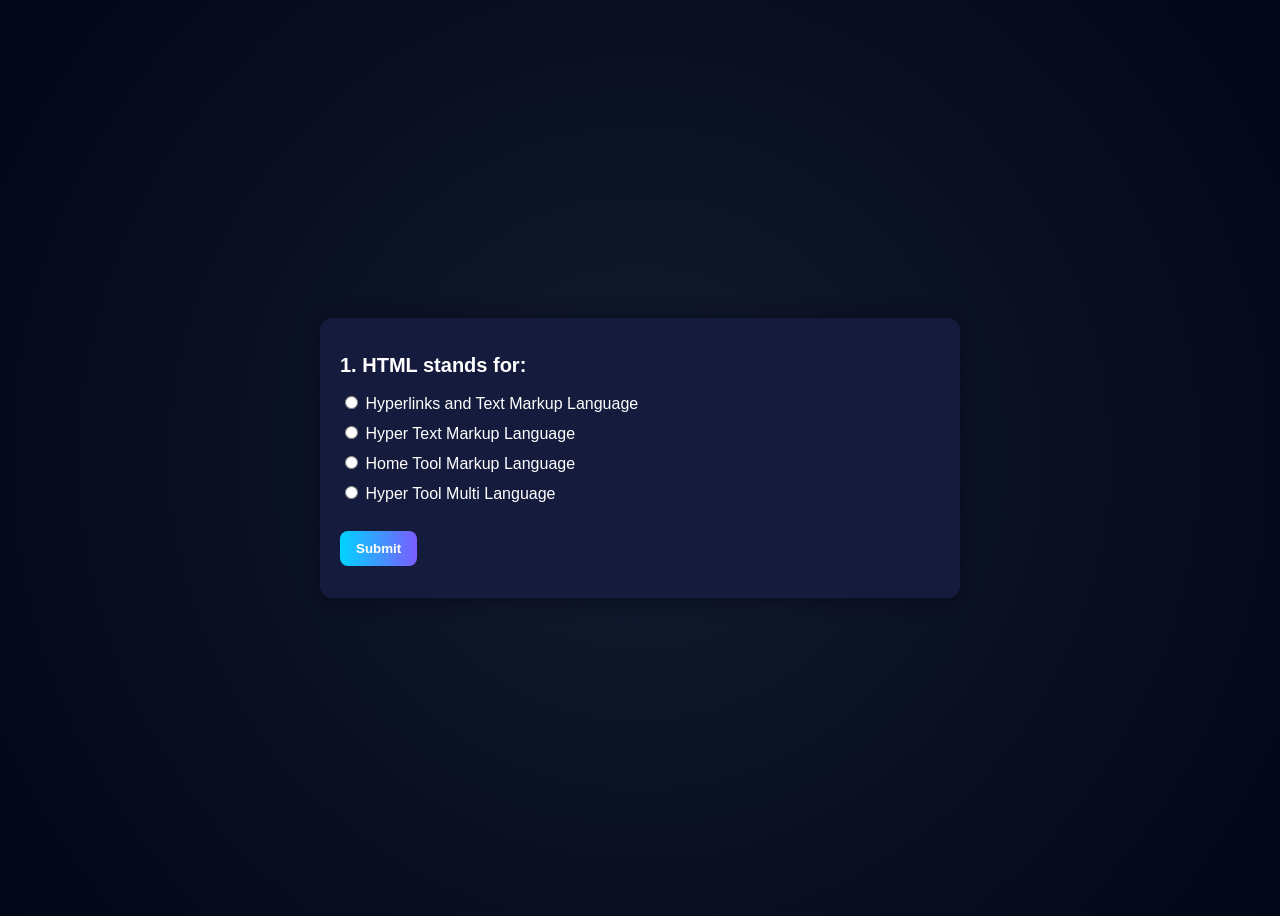
<file: computer science.html>
<!DOCTYPE html>
<html lang="en">
<head>
  <meta charset="UTF-8">
  <title>Computer Science Quiz</title
  <link rel="stylesheet" href="styles.css">
  <style>
    body {
      display: flex;
      justify-content: center;
      align-items: center;
      min-height: 100vh;
      background: radial-gradient(circle at center, #0f172a 20%, #020617 100%);
      color: #fff;
      font-family: Arial, sans-serif;
    }
    .quiz-container {
      background: #151b3d;
      padding: 20px;
      border-radius: 12px;
      width: 600px;
      box-shadow: 0 0 20px rgba(0,0,0,0.4);
    }
    h2 { margin-bottom: 15px; font-size: 20px; }
    ul { list-style: none; padding: 0; }
    li { margin-bottom: 10px; }
    label { cursor: pointer; }
    button {
      padding: 10px 16px;
      margin-top: 12px;
      border: none;
      background: linear-gradient(90deg,#00d4ff,#7a5cff);
      color: #fff;
      font-weight: bold;
      border-radius: 8px;
      cursor: pointer;
    }
    .feedback { margin-top: 12px; font-weight: bold; }
    .correct { color: #47ffa7; }
    .wrong { color: #ff6b6b; }
    .result { text-align: center; }
    .btn-home {
      display: inline-block;
      margin-top: 12px;
      padding: 8px 14px;
      border-radius: 8px;
      background: #444;
      color: #fff;
      text-decoration: none;
    }
  </style>
</head>
<body>
  <div class="quiz-container">
    <h2 id="question">Question text</h2>
    <ul>
      <li>
        <input type="radio" name="answer" id="a" class="answer">
        <label for="a" id="a_text">Option A</label>
      </li>
      <li>
        <input type="radio" name="answer" id="b" class="answer">
        <label for="b" id="b_text">Option B</label>
      </li>
      <li>
        <input type="radio" name="answer" id="c" class="answer">
        <label for="c" id="c_text">Option C</label>
      </li>
      <li>
        <input type="radio" name="answer" id="d" class="answer">
        <label for="d" id="d_text">Option D</label>
      </li>
    </ul>
    <button id="submit">Submit</button>
    <div id="feedback" class="feedback"></div>
  </div>

  <script>
    const quizData = [
      {question:"1. HTML stands for:",a:"Hyperlinks and Text Markup Language",b:"Hyper Text Markup Language",c:"Home Tool Markup Language",d:"Hyper Tool Multi Language",correct:"b"},
      {question:"2. HTML is used to:",a:"Style web pages",b:"Structure content on the web",c:"Add interactivity",d:"Connect to databases",correct:"b"},
      {question:"3. Who is the father of HTML?",a:"Tim Berners-Lee",b:"Brendan Eich",c:"Charles Babbage",d:"James Gosling",correct:"a"},
      {question:"4. HTML files are saved with extension:",a:".htm or .html",b:".css",c:".js",d:".php",correct:"a"},
      {question:"5. Which HTML version is the latest standard?",a:"HTML 4",b:"HTML 5",c:"XHTML",d:"SGML",correct:"b"},
      {question:"6. HTML is a:",a:"Programming language",b:"Markup language",c:"Database language",d:"Styling language",correct:"b"},
      {question:"7. The <html> tag defines:",a:"The head section",b:"The body section",c:"The entire HTML document",d:"A paragraph",correct:"c"},
      {question:"8. Which tag defines the visible part of the webpage?",a:"<html>",b:"<head>",c:"<body>",d:"<title>",correct:"c"},
      {question:"9. Which HTML tag is used for the page title?",a:"<h1>",b:"<title>",c:"<head>",d:"<body>",correct:"b"},
      {question:"10. Which tag is used to insert a line break?",a:"<lb>",b:"<break>",c:"<br>",d:"<newline>",correct:"c"},
      {question:"11. Which tag is used to create hyperlinks?",a:"<a>",b:"<link>",c:"<href>",d:"<hyper>",correct:"a"},
      {question:"12. Correct syntax for adding a link:",a:"<a src='url'>text</a>",b:"<a href='url'>text</a>",c:"<link url='text'>",d:"<a url='href'>text</a>",correct:"b"},
      {question:"13. Which tag is used to insert an image?",a:"<image>",b:"<img>",c:"<src>",d:"<pic>",correct:"b"},
      {question:"14. Attribute for alternative text in image:",a:"title",b:"alt",c:"src",d:"href",correct:"b"},
      {question:"15. Which tag is for largest heading?",a:"<head>",b:"<h6>",c:"<h1>",d:"<title>",correct:"c"},
      {question:"16. Which tag is for smallest heading?",a:"<h6>",b:"<h5>",c:"<h4>",d:"<h3>",correct:"a"},
      {question:"17. Numbered list element is:",a:"<ul>",b:"<ol>",c:"<dl>",d:"<list>",correct:"b"},
      {question:"18. Bulleted list element is:",a:"<ol>",b:"<ul>",c:"<dl>",d:"<list>",correct:"b"},
      {question:"19. List items use:",a:"<li>",b:"<item>",c:"<list>",d:"<bullet>",correct:"a"},
      {question:"20. Element for table:",a:"<tab>",b:"<table>",c:"<td>",d:"<tr>",correct:"b"},
      {question:"21. Tag for table row:",a:"<row>",b:"<tr>",c:"<td>",d:"<th>",correct:"b"},
      {question:"22. Tag for table data cell:",a:"<td>",b:"<tr>",c:"<table>",d:"<th>",correct:"a"},
      {question:"23. Tag for table header:",a:"<head>",b:"<td>",c:"<th>",d:"<header>",correct:"c"},
      {question:"24. Attribute specifying image URL:",a:"link",b:"href",c:"src",d:"alt",correct:"c"},
      {question:"25. Tag for horizontal line:",a:"<line>",b:"<hr>",c:"<break>",d:"<border>",correct:"b"},
      {question:"26. Comments in HTML start with:",a:"<!-- -->",b:"//",c:"/* */",d:"#",correct:"a"},
      {question:"27. Paragraph tag:",a:"<para>",b:"<p>",c:"<pg>",d:"<par>",correct:"b"},
      {question:"28. Metadata tag:",a:"<meta>",b:"<data>",c:"<head>",d:"<info>",correct:"a"},
      {question:"29. Attribute for new tab in hyperlink:",a:"target='_self'",b:"target='_blank'",c:"open='new'",d:"href='_tab'",correct:"b"},
      {question:"30. <iframe> tag is used for:",a:"Insert form",b:"Insert image",c:"Webpage inside webpage",d:"Insert table",correct:"c"},
      {question:"31. Checkbox tag:",a:"<box>",b:"<checkbox>",c:"<input type='checkbox'>",d:"<form-checkbox>",correct:"c"},
      {question:"32. Text input field tag:",a:"<input type='text'>",b:"<textfield>",c:"<textbox>",d:"<input-text>",correct:"a"},
      {question:"33. Dropdown list tag:",a:"<list>",b:"<select>",c:"<option>",d:"<menu>",correct:"b"},
      {question:"34. Items inside <select>:",a:"<option>",b:"<item>",c:"<choice>",d:"<li>",correct:"a"},
      {question:"35. <form> element is used for:",a:"Writing text",b:"Submitting user input",c:"Adding images",d:"Formatting text",correct:"b"},
      {question:"36. Attribute of <form> for data destination:",a:"href",b:"src",c:"action",d:"target",correct:"c"},
      {question:"37. Default method of <form>:",a:"GET",b:"POST",c:"PUT",d:"DELETE",correct:"a"},
      {question:"38. Attribute to upload files:",a:"enctype='multipart/form-data'",b:"action='upload'",c:"target='file'",d:"method='file'",correct:"a"},
      {question:"39. HTML tags are enclosed within:",a:"{}",b:"()",c:"<>",d:"[]",correct:"c"},
      {question:"40. Tag to embed video:",a:"<video>",b:"<media>",c:"<movie>",d:"<source>",correct:"a"},
      {question:"41. Tag to embed audio:",a:"<music>",b:"<audio>",c:"<sound>",d:"<media>",correct:"b"},
      {question:"42. <canvas> element is used for:",a:"Images",b:"Drawing graphics",c:"Forms",d:"Videos",correct:"b"},
      {question:"43. HTML API for storage:",a:"WebStorage",b:"LocalStorage",c:"IndexedDB",d:"All of these",correct:"d"},
      {question:"44. HTML entities are used for:",a:"Special characters",b:"Images",c:"Links",d:"Headings",correct:"a"},
      {question:"45. Entity &lt; represents:",a:">",b:"<",c:"&",d:"\"",correct:"b"},
      {question:"46. Tag to insert code line:",a:"<code>",b:"<script>",c:"<kbd>",d:"<pre>",correct:"a"},
      {question:"47. <pre> tag is used for:",a:"Preloading images",b:"Preformatted text",c:"Printing text",d:"Preview text",correct:"b"},
      {question:"48. Tag for emphasizing text:",a:"<i>",b:"<em>",c:"<strong>",d:"<mark>",correct:"b"},
      {question:"49. Tag to highlight text:",a:"<strong>",b:"<highlight>",c:"<mark>",d:"<u>",correct:"c"},
      {question:"50. HTML is case-sensitive. True or False?",a:"True",b:"False",c:"-",d:"-",correct:"b"}
    ];

    const questionEl = document.getElementById('question');
    const answersEls = document.querySelectorAll('.answer');
    const a_text = document.getElementById('a_text');
    const b_text = document.getElementById('b_text');
    const c_text = document.getElementById('c_text');
    const d_text = document.getElementById('d_text');
    const submitBtn = document.getElementById('submit');
    const feedbackEl = document.getElementById('feedback');

    let currentQuiz = 0;
    let score = 0;
    let answered = false;

    loadQuiz();

    function loadQuiz() {
      deselectAnswers();
      answered = false;
      feedbackEl.innerHTML = "";
      submitBtn.textContent = "Submit";

      const currentQuizData = quizData[currentQuiz];
      questionEl.innerText = currentQuizData.question;
      a_text.innerText = currentQuizData.a;
      b_text.innerText = currentQuizData.b;
      c_text.innerText = currentQuizData.c;
      d_text.innerText = currentQuizData.d;
    }

    function deselectAnswers() {
      answersEls.forEach(el => el.checked = false);
    }

    function getSelected() {
      let answer;
      answersEls.forEach(el => { if (el.checked) answer = el.id; });
      return answer;
    }

    submitBtn.addEventListener('click', () => {
      if (!answered) {
        const answer = getSelected();
        if (!answer) { alert("Please select an option!"); return; }

        const correct = quizData[currentQuiz].correct;
        if (answer === correct) {
          score++;
          feedbackEl.innerHTML = `<span class="correct">✅ Correct!</span>`;
        } else {
          const correctText = document.getElementById(correct + "_text").innerText;
          feedbackEl.innerHTML = `<span class="wrong">❌ Wrong! Correct answer: ${correctText}</span>`;
        }

        answered = true;
        submitBtn.textContent = (currentQuiz < quizData.length - 1) ? "Next Question" : "See Results";
      } else {
        currentQuiz++;
        if (currentQuiz < quizData.length) {
          loadQuiz();
        } else {
          document.querySelector('.quiz-container').innerHTML =
            `<div class="result">
               <h2>You answered ${score}/${quizData.length} correctly</h2>
               <a href="computer-science.html" class="btn-home">Retry</a>
               <a href="index.html" class="btn-home">Back to Home</a>
             </div>`;
        }
      }
    });
  </script>
</body>
</html>
</file>
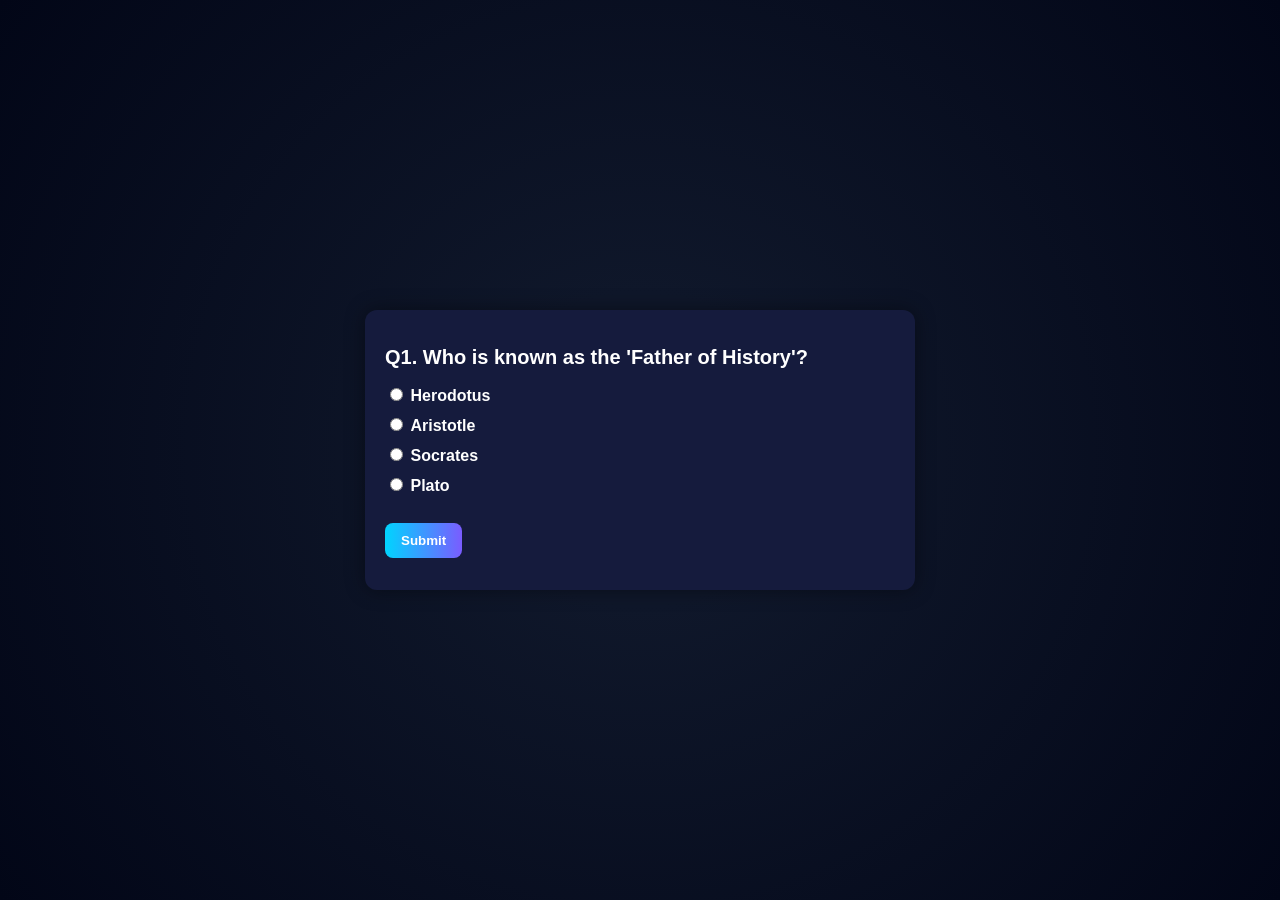
<file: general science.html>
<!DOCTYPE html>
<html lang="en">
<head>
  <meta charset="UTF-8">
  <title>General Science Quiz</title>
  <link rel="stylesheet" href="styles.css">
  <style>
    body {
      display: flex;
      justify-content: center;
      align-items: center;
      min-height: 100vh;
      background: radial-gradient(circle at center, #0f172a 20%, #020617 100%);
      color: #fff;
      font-family: Arial, sans-serif;
    }
    .quiz-container {
      background: #151b3d;
      padding: 20px;
      border-radius: 12px;
      width: 550px;
      box-shadow: 0 0 20px rgba(0,0,0,0.4);
    }
    h2 { margin-bottom: 15px; font-size: 20px; }
    ul { list-style: none; padding: 0; }
    li { margin-bottom: 10px; }
    label { cursor: pointer; }
    button {
      padding: 10px 16px;
      margin-top: 12px;
      border: none;
      background: linear-gradient(90deg,#00d4ff,#7a5cff);
      color: #fff;
      font-weight: bold;
      border-radius: 8px;
      cursor: pointer;
    }
    .feedback { margin-top: 12px; font-weight: bold; }
    .correct { color: #47ffa7; }
    .wrong { color: #ff6b6b; }
    .result { text-align: center; }
    .btn-home {
      display: inline-block;
      margin-top: 12px;
      padding: 8px 14px;
      border-radius: 8px;
      background: #444;
      color: #fff;
      text-decoration: none;
    }
  </style>
</head>
<body>
  <div class="quiz-container">
    <h2 id="question">Question text</h2>
    <ul>
      <li>
        <input type="radio" name="answer" id="a" class="answer">
        <label for="a" id="a_text">Option A</label>
      </li>
      <li>
        <input type="radio" name="answer" id="b" class="answer">
        <label for="b" id="b_text">Option B</label>
      </li>
      <li>
        <input type="radio" name="answer" id="c" class="answer">
        <label for="c" id="c_text">Option C</label>
      </li>
      <li>
        <input type="radio" name="answer" id="d" class="answer">
        <label for="d" id="d_text">Option D</label>
      </li>
    </ul>
    <button id="submit">Submit</button>
    <div id="feedback" class="feedback"></div>
  </div>

  <script>
    const quizData = [
      {question:"Q1. Who is known as the 'Father of History'?",a:"Herodotus",b:"Aristotle",c:"Socrates",d:"Plato",correct:"a"},
      {question:"Q2. Which period is called the 'Stone Age'?",a:"When humans used iron tools",b:"When humans used bronze tools",c:"When humans used stone tools",d:"When humans built cities",correct:"c"},
      {question:"Q3. The study of coins is called:",a:"Archaeology",b:"Numismatics",c:"Epigraphy",d:"Anthropology",correct:"b"},
      {question:"Q4. Which script was used in Ashoka’s inscriptions?",a:"Devanagari",b:"Brahmi",c:"Tamil",d:"Persian",correct:"b"},
      {question:"Q5. Harappa is located in present-day:",a:"India",b:"Pakistan",c:"Nepal",d:"Afghanistan",correct:"b"},
      {question:"Q6. Who discovered the Indus Valley Civilization?",a:"Lord Curzon",b:"R.D. Banerjee",c:"Alexander Cunningham",d:"John Marshall",correct:"b"},
      {question:"Q7. Which was the first metal used by humans?",a:"Iron",b:"Bronze",c:"Copper",d:"Gold",correct:"c"},
      {question:"Q8. The Iron Age in India is associated with:",a:"Indus Valley",b:"Vedic Age",c:"Gupta Period",d:"Maurya Period",correct:"b"},
      {question:"Q9. Who was the founder of the Maurya Empire?",a:"Ashoka",b:"Chandragupta Maurya",c:"Bindusara",d:"Bimbisara",correct:"b"},
      {question:"Q10. Who wrote Arthashastra?",a:"Ashoka",b:"Kautilya (Chanakya)",c:"Kalidasa",d:"Banabhatta",correct:"b"},
      {question:"Q11. Ashoka’s Dhamma was based on:",a:"Jainism",b:"Hinduism",c:"Buddhism",d:"Christianity",correct:"c"},
      {question:"Q12. Which Chinese traveler visited India during Harsha’s reign?",a:"Fa-Hien",b:"Hiuen Tsang",c:"Marco Polo",d:"Megasthenes",correct:"b"},
      {question:"Q13. Megasthenes was the ambassador of:",a:"Greece",b:"Rome",c:"Persia",d:"China",correct:"a"},
      {question:"Q14. Who built the Grand Trunk Road?",a:"Ashoka",b:"Chandragupta Maurya",c:"Sher Shah Suri",d:"Akbar",correct:"c"},
      {question:"Q15. The Mughal dynasty was founded by:",a:"Babur",b:"Humayun",c:"Akbar",d:"Aurangzeb",correct:"a"},
      {question:"Q16. The Battle of Plassey was fought in:",a:"1757",b:"1764",c:"1857",d:"1947",correct:"a"},
      {question:"Q17. Who was the first Governor-General of India?",a:"Robert Clive",b:"Warren Hastings",c:"Lord Wellesley",d:"Lord Cornwallis",correct:"b"},
      {question:"Q18. The Revolt of 1857 started from:",a:"Delhi",b:"Lucknow",c:"Meerut",d:"Kanpur",correct:"c"},
      {question:"Q19. Who was the last Mughal emperor?",a:"Bahadur Shah I",b:"Bahadur Shah II (Zafar)",c:"Aurangzeb",d:"Akbar II",correct:"b"},
      {question:"Q20. Who founded the Indian National Congress?",a:"Mahatma Gandhi",b:"W.C. Bonnerjee",c:"Allan Octavian Hume",d:"Dadabhai Naoroji",correct:"c"},
      {question:"Q21. The first session of Indian National Congress was held in:",a:"Bombay (Mumbai)",b:"Calcutta (Kolkata)",c:"Madras (Chennai)",d:"Delhi",correct:"a"},
      {question:"Q22. Who is called the 'Grand Old Man of India'?",a:"Mahatma Gandhi",b:"Dadabhai Naoroji",c:"Gopal Krishna Gokhale",d:"B.R. Ambedkar",correct:"b"},
      {question:"Q23. 'Drain of Wealth' theory was given by:",a:"Gandhi",b:"Tilak",c:"Dadabhai Naoroji",d:"Nehru",correct:"c"},
      {question:"Q24. Who was the first President of Indian National Congress?",a:"W.C. Bonnerjee",b:"Gandhi",c:"Nehru",d:"Tilak",correct:"a"},
      {question:"Q25. The Partition of Bengal was done in:",a:"1903",b:"1905",c:"1911",d:"1920",correct:"b"},
      {question:"Q26. Who started the Home Rule Movement?",a:"Gandhi",b:"Tilak & Annie Besant",c:"Nehru",d:"Subhash Bose",correct:"b"},
      {question:"Q27. Jallianwala Bagh massacre took place in:",a:"1915",b:"1917",c:"1919",d:"1921",correct:"c"},
      {question:"Q28. The Non-Cooperation Movement was launched in:",a:"1917",b:"1920",c:"1930",d:"1942",correct:"b"},
      {question:"Q29. The Civil Disobedience Movement began with:",a:"Quit India Movement",b:"Dandi March",c:"Jallianwala Bagh",d:"Round Table Conference",correct:"b"},
      {question:"Q30. The Quit India Movement started in:",a:"1930",b:"1935",c:"1940",d:"1942",correct:"d"},
      {question:"Q31. Who gave the slogan 'Do or Die'?",a:"Gandhi",b:"Nehru",c:"Bose",d:"Tilak",correct:"a"},
      {question:"Q32. Who founded the Indian National Army (INA)?",a:"Gandhi",b:"Subhash Chandra Bose",c:"Bhagat Singh",d:"Nehru",correct:"b"},
      {question:"Q33. Which plan proposed partition of India in 1947?",a:"Mountbatten Plan",b:"Cabinet Mission Plan",c:"Cripps Mission",d:"Simon Commission",correct:"a"},
      {question:"Q34. Who was the first Prime Minister of independent India?",a:"Gandhi",b:"Nehru",c:"Patel",d:"Rajendra Prasad",correct:"b"},
      {question:"Q35. Who was the first President of India?",a:"Dr. Rajendra Prasad",b:"Dr. S. Radhakrishnan",c:"V.V. Giri",d:"Zakir Hussain",correct:"a"},
      {question:"Q36. 'Satyameva Jayate' is taken from:",a:"Bhagavad Gita",b:"Rigveda",c:"Mundaka Upanishad",d:"Arthashastra",correct:"c"},
      {question:"Q37. Who was the last Governor-General of independent India?",a:"Lord Mountbatten",b:"C. Rajagopalachari",c:"Warren Hastings",d:"Lord Wavell",correct:"b"},
      {question:"Q38. Who gave the slogan 'Swaraj is my birthright'?",a:"Tilak",b:"Gandhi",c:"Nehru",d:"Bose",correct:"a"},
      {question:"Q39. Who was known as the 'Napoleon of India'?",a:"Chandragupta Maurya",b:"Ashoka",c:"Samudragupta",d:"Harshavardhana",correct:"c"},
      {question:"Q40. The capital of Magadha under Ashoka was:",a:"Pataliputra",b:"Nalanda",c:"Ujjain",d:"Kannauj",correct:"a"},
      {question:"Q41. Nalanda University was founded by:",a:"Ashoka",b:"Kumaragupta",c:"Harsha",d:"Kanishka",correct:"b"},
      {question:"Q42. Who was called 'Akbar the Great'?",a:"Akbar",b:"Aurangzeb",c:"Humayun",d:"Shah Jahan",correct:"a"},
      {question:"Q43. Which Mughal emperor built the Taj Mahal?",a:"Akbar",b:"Aurangzeb",c:"Shah Jahan",d:"Jahangir",correct:"c"},
      {question:"Q44. The Battle of Panipat (1526) was fought between:",a:"Akbar & Rana Sanga",b:"Babur & Ibrahim Lodi",c:"Sher Shah & Humayun",d:"Aurangzeb & Shivaji",correct:"b"},
      {question:"Q45. The Battle of Haldighati was fought between:",a:"Akbar & Rana Pratap",b:"Aurangzeb & Shivaji",c:"Babur & Ibrahim Lodi",d:"Humayun & Sher Shah",correct:"a"},
      {question:"Q46. Who founded the Gupta Empire?",a:"Chandragupta I",b:"Chandragupta Maurya",c:"Samudragupta",d:"Kumaragupta",correct:"a"},
      {question:"Q47. The Gupta period is called the:",a:"Golden Age of India",b:"Iron Age",c:"Vedic Age",d:"Age of Buddhism",correct:"a"},
      {question:"Q48. Who was the first woman ruler of Delhi?",a:"Rani Lakshmi Bai",b:"Razia Sultan",c:"Noor Jahan",d:"Ahilyabai Holkar",correct:"b"},
      {question:"Q49. Who founded the Mughal dynasty in India?",a:"Akbar",b:"Babur",c:"Humayun",d:"Shah Jahan",correct:"b"},
      {question:"Q50. Who gave the slogan 'Inquilab Zindabad'?",a:"Gandhi",b:"Bhagat Singh",c:"Bose",d:"Tilak",correct:"b"},
    ];

    const questionEl = document.getElementById('question');
    const answersEls = document.querySelectorAll('.answer');
    const a_text = document.getElementById('a_text');
    const b_text = document.getElementById('b_text');
    const c_text = document.getElementById('c_text');
    const d_text = document.getElementById('d_text');
    const submitBtn = document.getElementById('submit');
    const feedbackEl = document.getElementById('feedback');

    let currentQuiz = 0;
    let score = 0;
    let answered = false;

    loadQuiz();

    function loadQuiz() {
      deselectAnswers();
      answered = false;
      feedbackEl.innerHTML = "";
      submitBtn.textContent = "Submit";

      const currentQuizData = quizData[currentQuiz];
      questionEl.innerText = currentQuizData.question;
      a_text.innerText = currentQuizData.a;
      b_text.innerText = currentQuizData.b;
      c_text.innerText = currentQuizData.c;
      d_text.innerText = currentQuizData.d;
    }

    function deselectAnswers() {
      answersEls.forEach(el => el.checked = false);
    }

    function getSelected() {
      let answer;
      answersEls.forEach(el => { if (el.checked) answer = el.id; });
      return answer;
    }

    submitBtn.addEventListener('click', () => {
      if (!answered) {
        const answer = getSelected();
        if (!answer) { alert("Please select an option!"); return; }

        const correct = quizData[currentQuiz].correct;
        if (answer === correct) {
          score++;
          feedbackEl.innerHTML = `<span class="correct">✅ Correct!</span>`;
        } else {
          const correctText = document.getElementById(correct + "_text").innerText;
          feedbackEl.innerHTML = `<span class="wrong">❌ Wrong! Correct answer: ${correctText}</span>`;
        }

        answered = true;
        submitBtn.textContent = (currentQuiz < quizData.length - 1) ? "Next Question" : "See Results";
      } else {
        currentQuiz++;
        if (currentQuiz < quizData.length) {
          loadQuiz();
        } else {
          document.querySelector('.quiz-container').innerHTML =
            `<div class="result">
               <h2>You answered ${score}/${quizData.length} correctly</h2>
               <a href="general-science.html" class="btn-home">Retry</a>
               <a href="index.html" class="btn-home">Back to Home</a>
             </div>`;
        }
      }
    });
  </script>
</body>
</html>
</file>
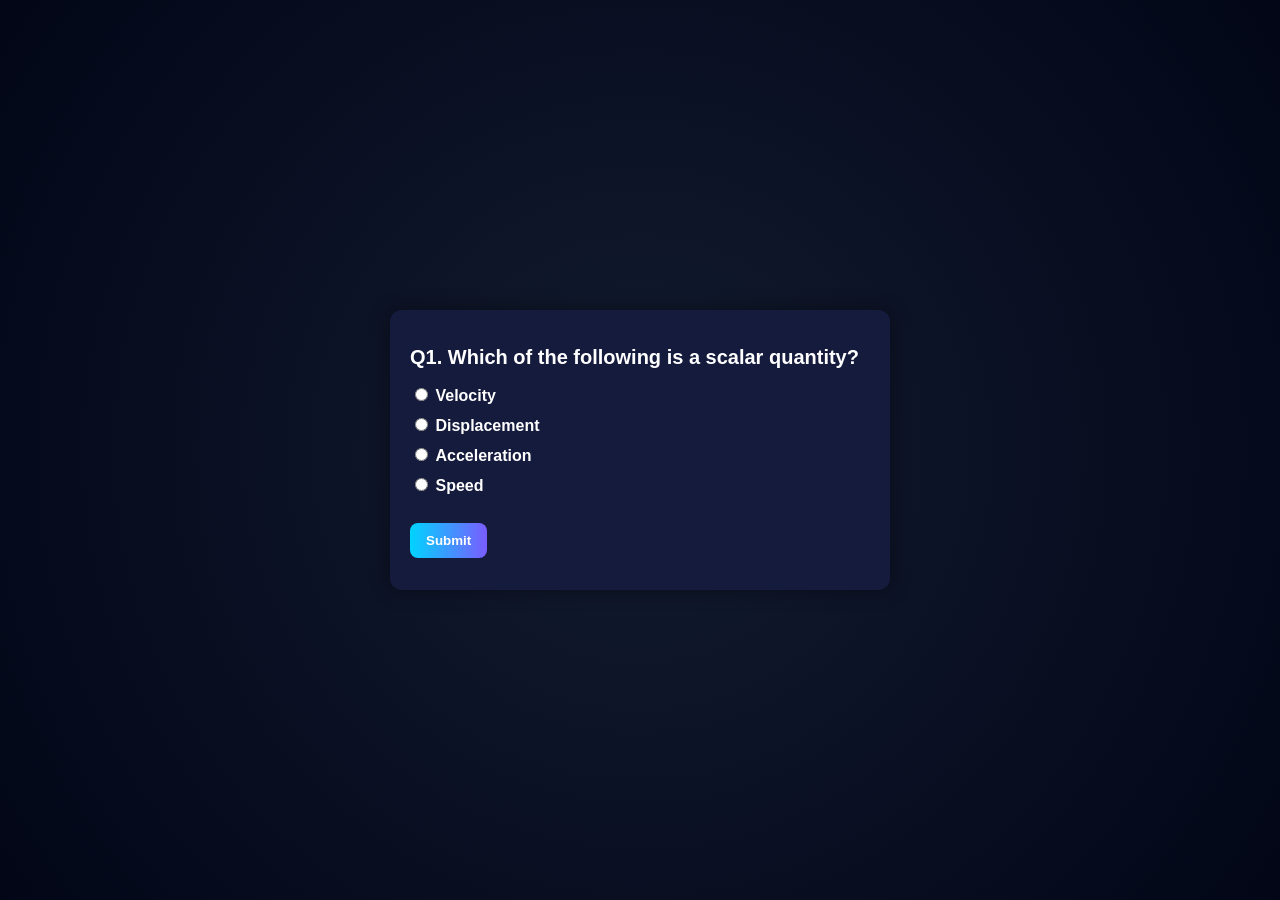
<file: physics.html>
<!DOCTYPE html>
<html lang="en">
<head>
  <meta charset="UTF-8">
  <title>Physics Quiz</title>
  <link rel="stylesheet" href="styles.css">
  <style>
    body {
      display: flex;
      justify-content: center;
      align-items: center;
      min-height: 100vh;
      background: radial-gradient(circle at center, #0f172a 20%, #020617 100%);
      color: #fff;
      font-family: Arial, sans-serif;
    }
    .quiz-container {
      background: #151b3d;
      padding: 20px;
      border-radius: 12px;
      width: 500px;
      box-shadow: 0 0 20px rgba(0,0,0,0.4);
    }
    h2 { margin-bottom: 15px; font-size: 20px; }
    ul { list-style: none; padding: 0; }
    li { margin-bottom: 10px; }
    label { cursor: pointer; }
    button {
      padding: 10px 16px;
      margin-top: 12px;
      border: none;
      background: linear-gradient(90deg,#00d4ff,#7a5cff);
      color: #fff;
      font-weight: bold;
      border-radius: 8px;
      cursor: pointer;
    }
    .feedback { margin-top: 12px; font-weight: bold; }
    .correct { color: #47ffa7; }
    .wrong { color: #ff6b6b; }
    .result { text-align: center; }
    .btn-home {
      display: inline-block;
      margin-top: 12px;
      padding: 8px 14px;
      border-radius: 8px;
      background: #444;
      color: #fff;
      text-decoration: none;
    }
  </style>
</head>
<body>
  <div class="quiz-container">
    <h2 id="question">Question text</h2>
    <ul>
      <li>
        <input type="radio" name="answer" id="a" class="answer">
        <label for="a" id="a_text">Option A</label>
      </li>
      <li>
        <input type="radio" name="answer" id="b" class="answer">
        <label for="b" id="b_text">Option B</label>
      </li>
      <li>
        <input type="radio" name="answer" id="c" class="answer">
        <label for="c" id="c_text">Option C</label>
      </li>
      <li>
        <input type="radio" name="answer" id="d" class="answer">
        <label for="d" id="d_text">Option D</label>
      </li>
    </ul>
    <button id="submit">Submit</button>
    <div id="feedback" class="feedback"></div>
  </div>

  <script>
    const quizData = [
      {question:"Q1. Which of the following is a scalar quantity?",a:"Velocity",b:"Displacement",c:"Acceleration",d:"Speed",correct:"d"},
      {question:"Q2. Displacement can be:",a:"Only positive",b:"Only negative",c:"Positive, negative, or zero",d:"Always zero",correct:"c"},
      {question:"Q3. The slope of a distance–time graph represents:",a:"Acceleration",b:"Velocity",c:"Speed",d:"Displacement",correct:"b"},
      {question:"Q4. The slope of a velocity–time graph gives:",a:"Speed",b:"Displacement",c:"Acceleration",d:"Distance",correct:"c"},
      {question:"Q5. Which of the following can be zero even if distance is not zero?",a:"Speed",b:"Time",c:"Displacement",d:"Acceleration",correct:"c"},
      {question:"Q6. SI unit of acceleration is:",a:"m/s",b:"m/s²",c:"km/h²",d:"cm/s",correct:"b"},
      {question:"Q7. Which equation of motion is correct?",a:"v = u + at",b:"v = u + at²",c:"v² = u² + at",d:"s = vt²",correct:"a"},
      {question:"Q8. A car moves 60 km in 2 hours. Average speed = ?",a:"20 km/h",b:"30 km/h",c:"40 km/h",d:"60 km/h",correct:"b"},
      {question:"Q9. If acceleration is zero, velocity is:",a:"Constant",b:"Zero",c:"Infinite",d:"Negative",correct:"a"},
      {question:"Q10. A particle covers 20 m in 4 s. Average velocity = ?",a:"2.5 m/s",b:"4 m/s",c:"5 m/s",d:"10 m/s",correct:"c"},
      {question:"Q11. Free fall acceleration near Earth is:",a:"8.9 m/s²",b:"9.8 m/s²",c:"10.8 m/s²",d:"0 m/s²",correct:"b"},
      {question:"Q12. Which graph shows uniform acceleration?",a:"Straight line velocity–time graph",b:"Curve",c:"Zig-zag",d:"Horizontal line in distance–time",correct:"a"},
      {question:"Q13. A ball thrown vertically upwards returns to the same point. Displacement = ?",a:"Zero",b:"Positive",c:"Negative",d:"Can’t say",correct:"a"},
      {question:"Q14. A bus decelerates from 25 m/s to 0 in 10 s. Retardation = ?",a:"2.5 m/s²",b:"5 m/s²",c:"10 m/s²",d:"25 m/s²",correct:"a"},
      {question:"Q15. Which is true for uniform motion?",a:"Displacement = Distance",b:"Velocity = Acceleration",c:"Speed decreases",d:"Direction changes",correct:"a"},
      {question:"Q16. Area under velocity–time graph represents:",a:"Speed",b:"Distance/Displacement",c:"Acceleration",d:"Force",correct:"b"},
      {question:"Q17. Which is a vector?",a:"Speed",b:"Distance",c:"Work",d:"Acceleration",correct:"d"},
      {question:"Q18. Which is constant in uniform circular motion?",a:"Velocity",b:"Speed",c:"Acceleration",d:"Displacement",correct:"b"},
      {question:"Q19. If a car moves north 5 km then south 5 km, displacement = ?",a:"0 km",b:"5 km",c:"10 km",d:"None",correct:"a"},
      {question:"Q20. A train moves with 10 m/s² acceleration for 10s. Displacement = ?",a:"100 m",b:"200 m",c:"400 m",d:"500 m",correct:"d"},
      {question:"Q21. Which equation gives distance in nth second of free fall?",a:"u + at",b:"u + ½ at²",c:"u + ½ a (2n-1)",d:"None",correct:"c"},
      {question:"Q22. Displacement is always:",a:"≥ Distance",b:"≤ Distance",c:"= Distance",d:"Greater than Distance",correct:"b"},
      {question:"Q23. Which type of graph represents a body at rest?",a:"Sloping line in distance–time",b:"Horizontal line in distance–time",c:"Sloping velocity–time",d:"Curve",correct:"b"},
      {question:"Q24. If initial velocity is 10 m/s, a = 2 m/s², t = 5s, displacement = ?",a:"25 m",b:"50 m",c:"75 m",d:"100 m",correct:"c"},
      {question:"Q25. Unit of velocity is:",a:"m",b:"m/s",c:"m/s²",d:"m²/s",correct:"b"},
      {question:"Q26. Can velocity be zero while acceleration is not?",a:"Yes",b:"No",c:"Only in vacuum",d:"None",correct:"a"},
      {question:"Q27. Which of the following is correct?",a:"Distance ≥ Displacement",b:"Displacement ≥ Distance",c:"Distance = Displacement always",d:"Both are vectors",correct:"a"},
      {question:"Q28. A car travels at 72 km/h. Convert to m/s.",a:"15 m/s",b:"20 m/s",c:"25 m/s",d:"30 m/s",correct:"b"},
      {question:"Q29. A rocket starts from rest and accelerates at 50 m/s² for 2s. Final velocity = ?",a:"25 m/s",b:"50 m/s",c:"75 m/s",d:"100 m/s",correct:"d"},
      {question:"Q30. Which is not a kinematic equation?",a:"v = u + at",b:"s = ut + ½ at²",c:"v² = u² + 2as",d:"F = ma",correct:"d"},
      {question:"Q31. If velocity–time graph is horizontal line, acceleration = ?",a:"0",b:"Constant",c:"Increasing",d:"Decreasing",correct:"a"},
      {question:"Q32. A ball thrown upwards returns in 8s. Initial velocity = ? (g=10)",a:"20 m/s",b:"30 m/s",c:"40 m/s",d:"50 m/s",correct:"c"},
      {question:"Q33. A body covers 80m in 20s with uniform acceleration starting from rest. Acceleration = ?",a:"0.2 m/s²",b:"0.4 m/s²",c:"0.8 m/s²",d:"1.2 m/s²",correct:"b"},
      {question:"Q34. A bus covers 30 km with 30 km/h and next 30 km with 60 km/h. Average speed = ?",a:"40 km/h",b:"45 km/h",c:"50 km/h",d:"55 km/h",correct:"a"},
      {question:"Q35. Which motion is one-dimensional?",a:"Earth around Sun",b:"Lift moving up",c:"Fan blade rotation",d:"Projectile",correct:"b"},
      {question:"Q36. Displacement–time graph slope = ?",a:"Speed",b:"Velocity",c:"Acceleration",d:"Distance",correct:"b"},
      {question:"Q37. A particle moves with uniform velocity. Acceleration = ?",a:"Positive",b:"Negative",c:"Zero",d:"Constant",correct:"c"},
      {question:"Q38. Which is always non-negative?",a:"Displacement",b:"Distance",c:"Velocity",d:"Acceleration",correct:"b"},
      {question:"Q39. A ball dropped freely for 3s. Final velocity = ? (g=10)",a:"10 m/s",b:"20 m/s",c:"30 m/s",d:"40 m/s",correct:"c"},
      {question:"Q40. A car moves with constant speed. Its acceleration = ?",a:"Zero",b:"Constant positive",c:"Constant negative",d:"Variable",correct:"a"},
      {question:"Q41. Which of the following is not a scalar?",a:"Mass",b:"Speed",c:"Work",d:"Velocity",correct:"d"},
      {question:"Q42. SI unit of displacement = ?",a:"m/s",b:"m",c:"m/s²",d:"N",correct:"b"},
      {question:"Q43. A particle has negative velocity and positive acceleration. It will:",a:"Speed up",b:"Slow down",c:"Stay at rest",d:"Reverse",correct:"b"},
      {question:"Q44. Which is correct?",a:"Acceleration is rate of change of velocity",b:"Acceleration is rate of change of displacement",c:"Acceleration is rate of change of speed",d:"Acceleration is constant always",correct:"a"},
      {question:"Q45. Which equation is dimensionally correct?",a:"v = u + at",b:"v = u + at²",c:"v² = u² + at",d:"s = ut + at",correct:"a"},
      {question:"Q46. A body moves 10 m north, 10 m east. Net displacement = ?",a:"10 m",b:"14.1 m",c:"20 m",d:"0 m",correct:"b"},
      {question:"Q47. An object thrown vertically upwards has velocity zero at:",a:"Start",b:"Maximum height",c:"On way down",d:"Never",correct:"b"},
      {question:"Q48. Retardation is:",a:"Negative velocity",b:"Negative acceleration",c:"Positive velocity",d:"Constant displacement",correct:"b"},
      {question:"Q49. A train covers 120 km at 40 km/h and 120 km at 60 km/h. Average speed = ?",a:"48 km/h",b:"50 km/h",c:"52 km/h",d:"54 km/h",correct:"a"},
      {question:"Q50. Motion of a pendulum bob is:",a:"1D",b:"2D",c:"3D",d:"None",correct:"b"},
    ];

    const questionEl = document.getElementById('question');
    const answersEls = document.querySelectorAll('.answer');
    const a_text = document.getElementById('a_text');
    const b_text = document.getElementById('b_text');
    const c_text = document.getElementById('c_text');
    const d_text = document.getElementById('d_text');
    const submitBtn = document.getElementById('submit');
    const feedbackEl = document.getElementById('feedback');

    let currentQuiz = 0;
    let score = 0;
    let answered = false;

    loadQuiz();

    function loadQuiz() {
      deselectAnswers();
      answered = false;
      feedbackEl.innerHTML = "";
      submitBtn.textContent = "Submit";

      const currentQuizData = quizData[currentQuiz];
      questionEl.innerText = currentQuizData.question;
      a_text.innerText = currentQuizData.a;
      b_text.innerText = currentQuizData.b;
      c_text.innerText = currentQuizData.c;
      d_text.innerText = currentQuizData.d;
    }

    function deselectAnswers() {
      answersEls.forEach(el => el.checked = false);
    }

    function getSelected() {
      let answer;
      answersEls.forEach(el => { if (el.checked) answer = el.id; });
      return answer;
    }

    submitBtn.addEventListener('click', () => {
      if (!answered) {
        const answer = getSelected();
        if (!answer) { alert("Please select an option!"); return; }

        const correct = quizData[currentQuiz].correct;
        if (answer === correct) {
          score++;
          feedbackEl.innerHTML = `<span class="correct">✅ Correct!</span>`;
        } else {
          const correctText = document.getElementById(correct + "_text").innerText;
          feedbackEl.innerHTML = `<span class="wrong">❌ Wrong! Correct answer: ${correctText}</span>`;
        }

        answered = true;
        submitBtn.textContent = (currentQuiz < quizData.length - 1) ? "Next Question" : "See Results";
      } else {
        currentQuiz++;
        if (currentQuiz < quizData.length) {
          loadQuiz();
        } else {
          document.querySelector('.quiz-container').innerHTML =
            `<div class="result">
               <h2>You answered ${score}/${quizData.length} correctly</h2>
               <a href="physics.html" class="btn-home">Retry</a>
               <a href="index.html" class="btn-home">Back to Home</a>
             </div>`;
        }
      }
    });
  </script>
</body>
</html>
</file>
<file: styles.css>
/* GPAN Tech Fest — General Science
   Author: Experienced Engineer Build
   Notes: Clean, modern, responsive + subtle effects
*/
:root{
  --bg:#0b1020;
  --surface:#111633;
  --card:#151b3d;
  --text:#e8ecff;
  --muted:#aab2d5;
  --brand1:#00d4ff;
  --brand2:#7a5cff;
  --accent:#47ffa7;
  --danger:#ff6b6b;
  --shadow:0 10px 30px rgba(0,0,0,.35);
}

*{box-sizing:border-box}
html,body{height:100%}
body{
  margin:0;
  font-family:Inter,system-ui,-apple-system,Segoe UI,Roboto,Arial,Helvetica,sans-serif;
  color:var(--text);
  background:radial-gradient(1200px 600px at 10% -10%, #1a1f3f 0%, transparent 60%), var(--bg);
  overflow-x:hidden;
}

/* Background canvas (stars/particles) */
#bg-canvas{
  position:fixed; inset:0; z-index:-1;
}

/* Header */
.site-header{
  position:sticky; top:0; z-index:50;
  display:flex; align-items:center; justify-content:space-between;
  padding:10px 16px;
  background:linear-gradient(180deg, rgba(10,14,30,.9), rgba(10,14,30,.5), rgba(10,14,30,0));
  backdrop-filter:saturate(120%) blur(8px);
  border-bottom:1px solid rgba(255,255,255,.06);
}
.logo{display:flex; align-items:center; gap:.6rem; text-decoration:none}
.nav-toggle{display:none; font-size:22px; background:none; border:1px solid rgba(255,255,255,.15); color:var(--text); padding:6px 10px; border-radius:10px}
.nav-menu{display:flex; gap:1rem; list-style:none; margin:0; padding:0}
.nav-menu a{color:var(--muted); text-decoration:none; padding:8px 12px; border-radius:10px}
.nav-menu a:hover,.nav-menu a:focus{color:var(--text); background:rgba(255,255,255,.06)}

/* Hero */
.hero{min-height:72vh; display:grid; place-items:center; padding:60px 16px}
.hero-inner{max-width:1000px; text-align:center}
.hero h1{font-size:clamp(28px,4vw,54px); line-height:1.1; margin:0 0 10px}
.hero .brand{background:linear-gradient(90deg,var(--brand1),var(--brand2)); -webkit-background-clip:text; background-clip:text; color:transparent}
.subtitle{color:var(--muted); font-size:clamp(16px,1.8vw,20px)}

.countdown{display:flex; justify-content:center; gap:16px; margin:26px 0 10px; flex-wrap:wrap}
.countdown .time{display:flex; flex-direction:column; align-items:center; gap:2px; background:linear-gradient(180deg,#171c3c,#0f1534); border:1px solid rgba(255,255,255,.06); border-radius:16px; padding:12px 16px; box-shadow:var(--shadow); min-width:80px}
.countdown .num{font-weight:800; font-size:28px}
.countdown .lbl{font-size:12px; color:var(--muted)}

.hero-actions{display:flex; justify-content:center; gap:12px; margin-top:18px}
.btn{border:none; cursor:pointer; padding:12px 18px; border-radius:14px; font-weight:600; text-decoration:none; display:inline-flex; align-items:center; gap:8px}
.btn.primary{background:linear-gradient(90deg,var(--brand1),var(--brand2)); color:#071021; box-shadow:var(--shadow)}
.btn.ghost{background:transparent; color:var(--text); border:1px solid rgba(255,255,255,.18)}

.section{padding:64px 16px}
.container{max-width:1100px; margin:0 auto}
.section h2{font-size:clamp(22px,3vw,34px); margin:0 0 14px}

/* About */
.highlights{display:flex; flex-wrap:wrap; gap:10px; margin-top:12px}
.chip{background:rgba(255,255,255,.06); border:1px solid rgba(255,255,255,.08); padding:8px 12px; border-radius:999px}

/* Topics */
.topics .grid{display:grid; grid-template-columns:repeat(auto-fit, minmax(220px,1fr)); gap:16px; margin-top:16px}
.card{background:linear-gradient(180deg,#151a39,#0f1432); border:1px solid rgba(255,255,255,.08); border-radius:18px; padding:18px; box-shadow:var(--shadow); transition:transform .25s ease, box-shadow .25s ease, border-color .25s ease}
.card:hover,.card:focus-within{transform:translateY(-4px); border-color:rgba(122,92,255,.6); outline:none}
.card .icon{font-size:30px}
.card h3{margin:.3rem 0 .2rem; font-size:20px}
.card p{color:var(--muted); margin:0 0 10px}
.btn.small{padding:8px 12px; border-radius:10px; font-size:14px}

/* Schedule */
.timeline{list-style:none; margin:10px 0 0; padding:0; border-left:2px dashed rgba(255,255,255,.15)}
.timeline li{position:relative; margin:0 0 16px 16px; padding-left:16px}
.timeline li::before{content:""; position:absolute; left:-10px; top:6px; width:10px; height:10px; background:linear-gradient(90deg,var(--brand1),var(--brand2)); border-radius:50%; box-shadow:0 0 0 4px rgba(122,92,255,.15)}
.time-badge{display:inline-block; font-weight:700; background:rgba(122,92,255,.15); padding:6px 10px; border-radius:10px; border:1px solid rgba(122,92,255,.3); margin-bottom:6px}
.content h4{margin:.2rem 0}
.content p{margin:0; color:var(--muted)}

/* Register */
.register form{background:linear-gradient(180deg,#151a39,#10163a); border:1px solid rgba(255,255,255,.08); padding:18px; border-radius:18px; box-shadow:var(--shadow)}
.form-row{display:flex; flex-direction:column; gap:6px; margin-bottom:12px}
label{font-weight:600}
input,select{background:#0e1433; color:var(--text); border:1px solid rgba(255,255,255,.12); padding:10px 12px; border-radius:12px; outline:none}
input:focus,select:focus{border-color:var(--brand2); box-shadow:0 0 0 3px rgba(122,92,255,.2)}
.error{height:16px; color:var(--danger); font-size:12px}
.form-note{color:var(--muted); font-size:12px}
.actions{display:flex; gap:10px; align-items:center}

/* Footer */
.site-footer{padding:24px 16px; border-top:1px solid rgba(255,255,255,.08); background:rgba(10,14,30,.6)}

/* Modals */
.modal{padding:0; border:none; border-radius:16px; max-width:560px; width:92vw; background:linear-gradient(180deg,#1c224a,#0e1437); color:var(--text); box-shadow:var(--shadow)}
.modal form{padding:18px}
.modal::backdrop{background:rgba(0,0,0,.6)}

/* Responsive nav */
@media (max-width: 900px){
  .nav-toggle{display:block}
  .nav-menu{position:fixed; top:56px; right:12px; background:#0f1432; border:1px solid rgba(255,255,255,.12); border-radius:12px; padding:10px; display:none; flex-direction:column; min-width:180px}
  .nav-menu.open{display:flex}
}

/* Reveal on scroll */
.reveal{opacity:0; transform:translateY(12px); transition:opacity .6s ease, transform .6s ease}
.reveal.visible{opacity:1; transform:translateY(0)}
</file>
